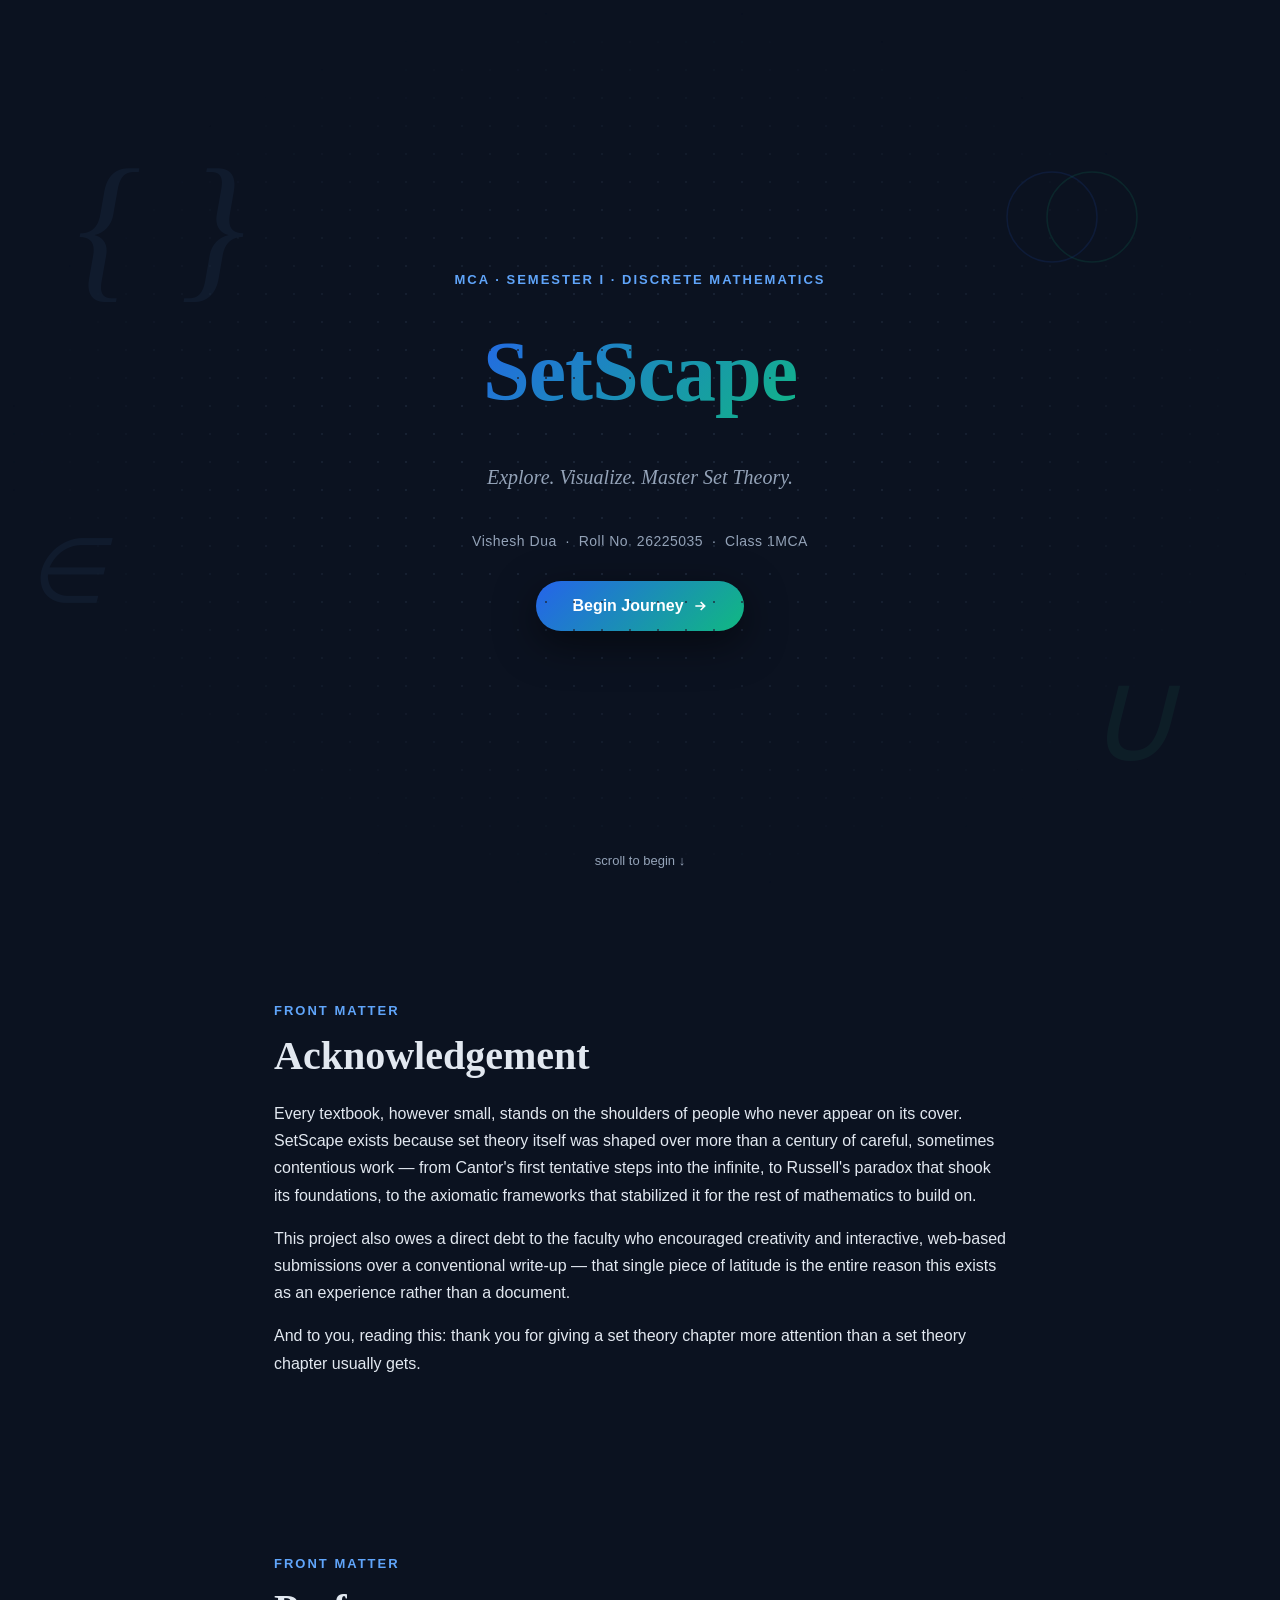
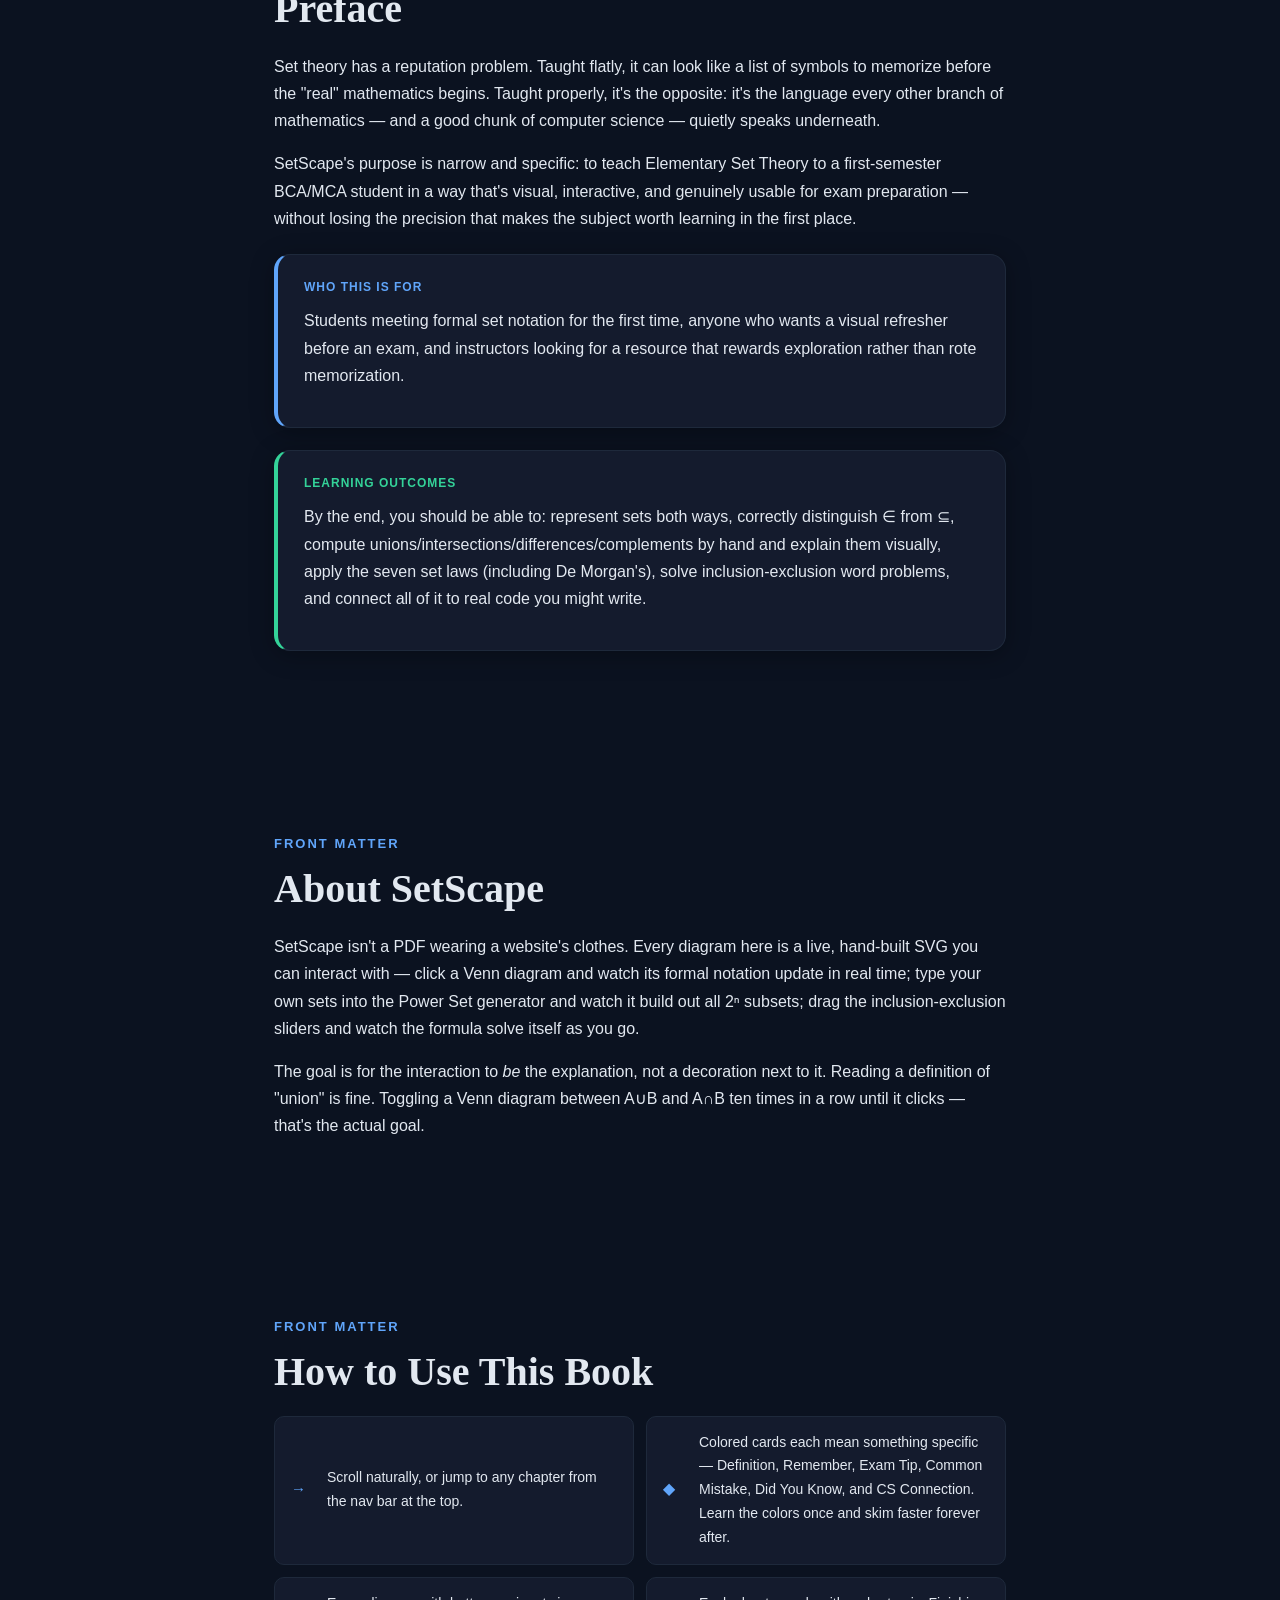
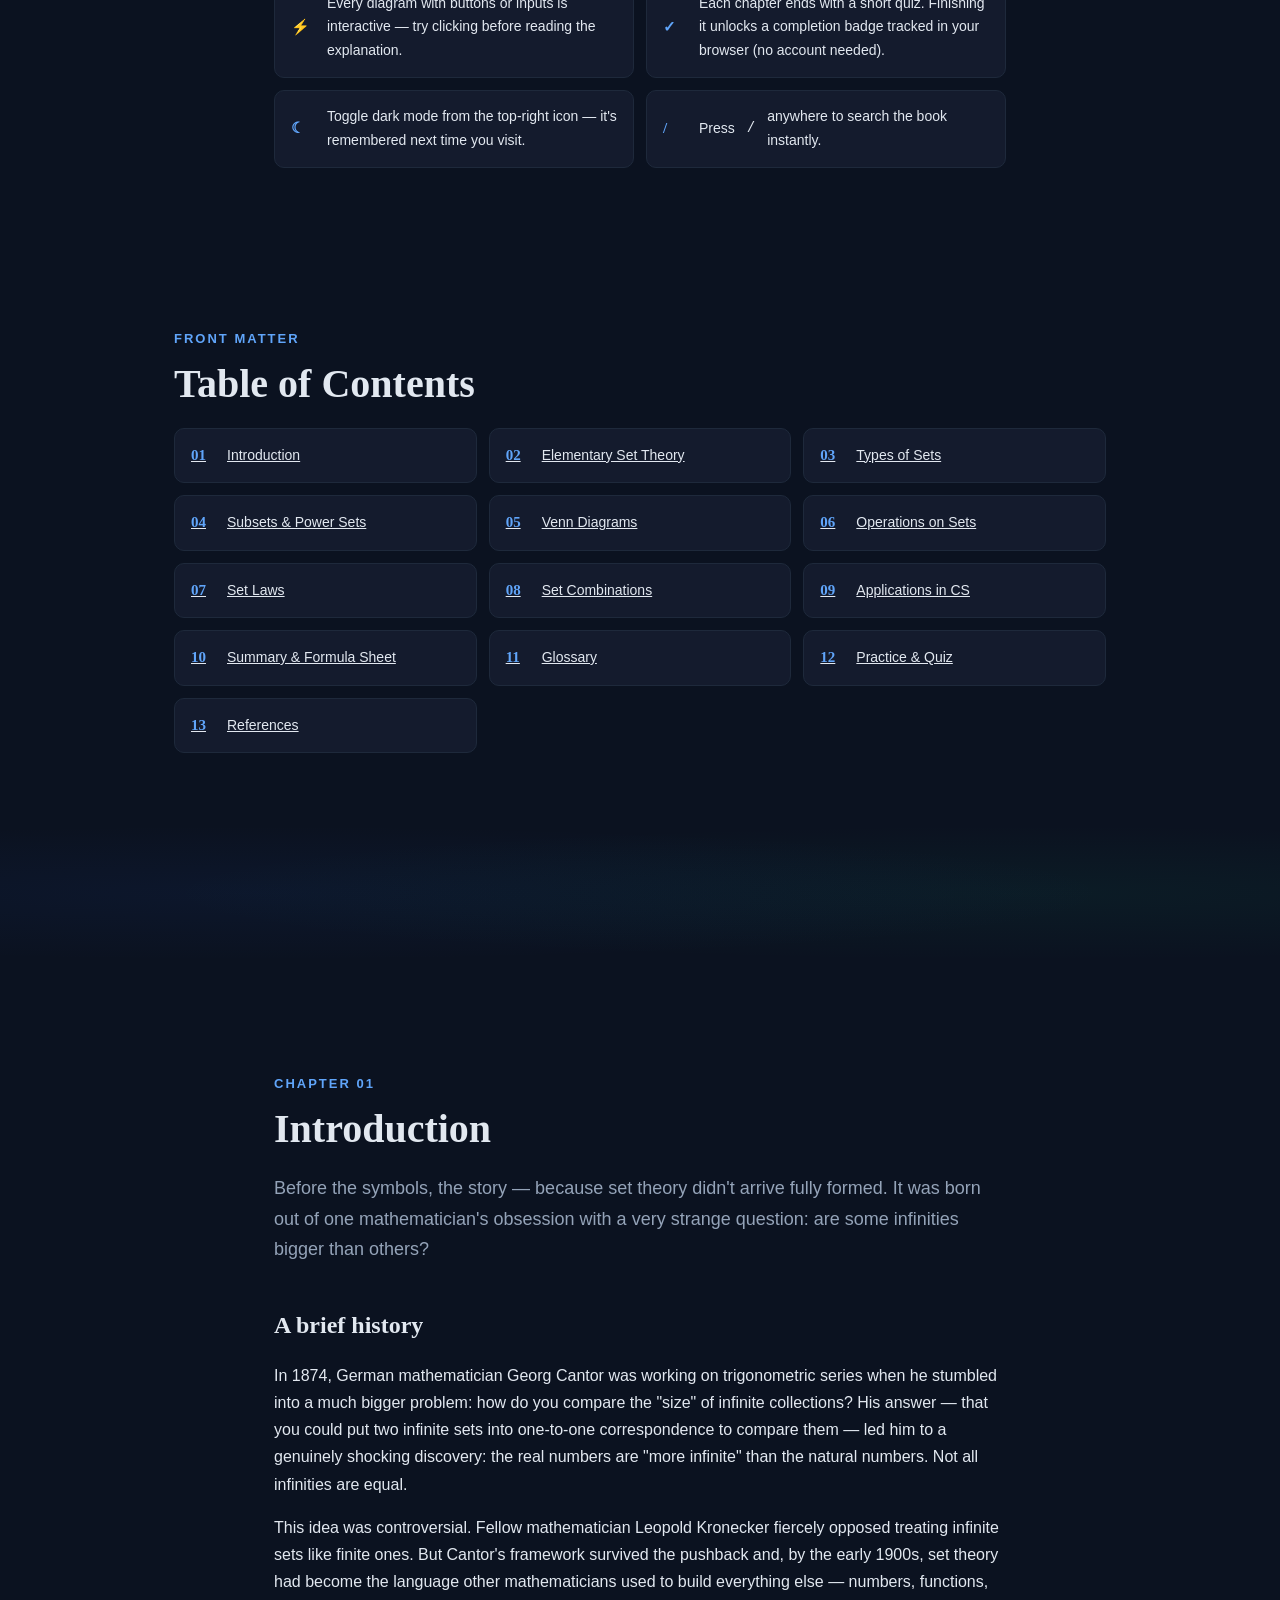
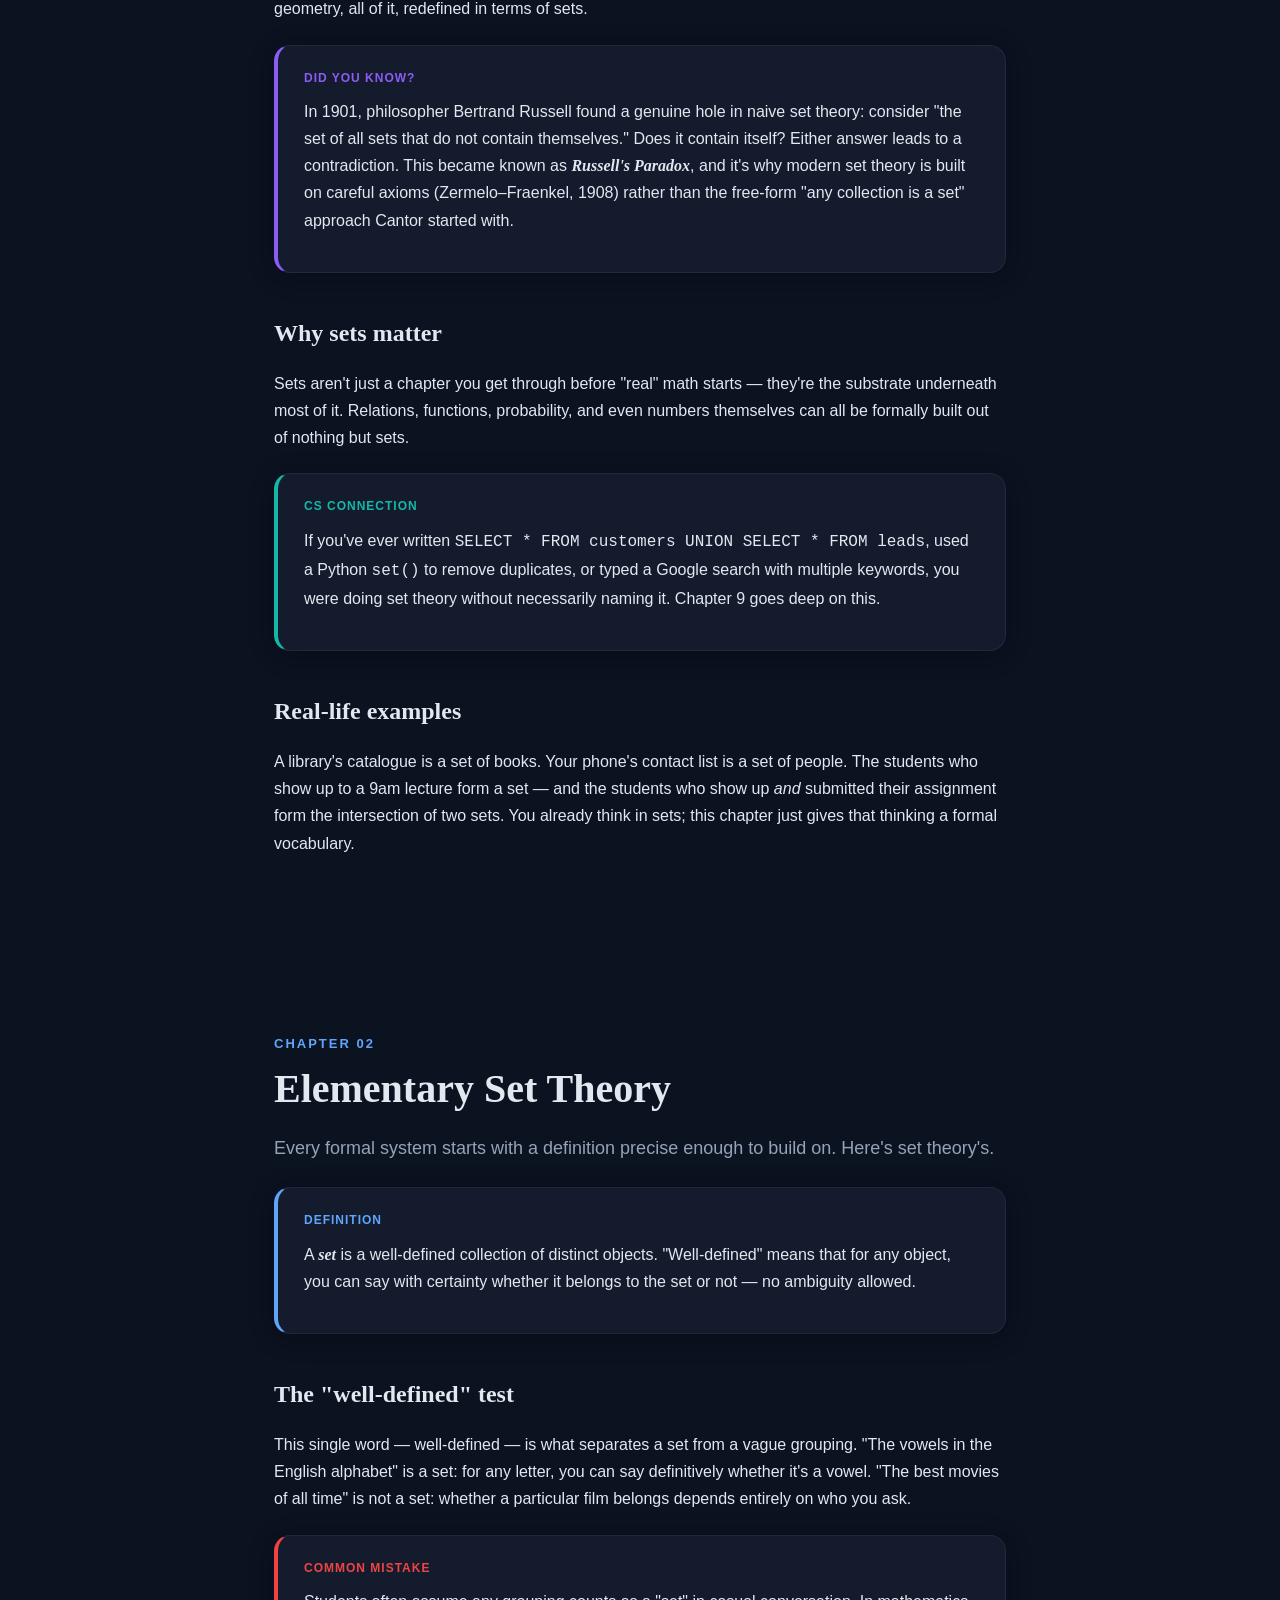
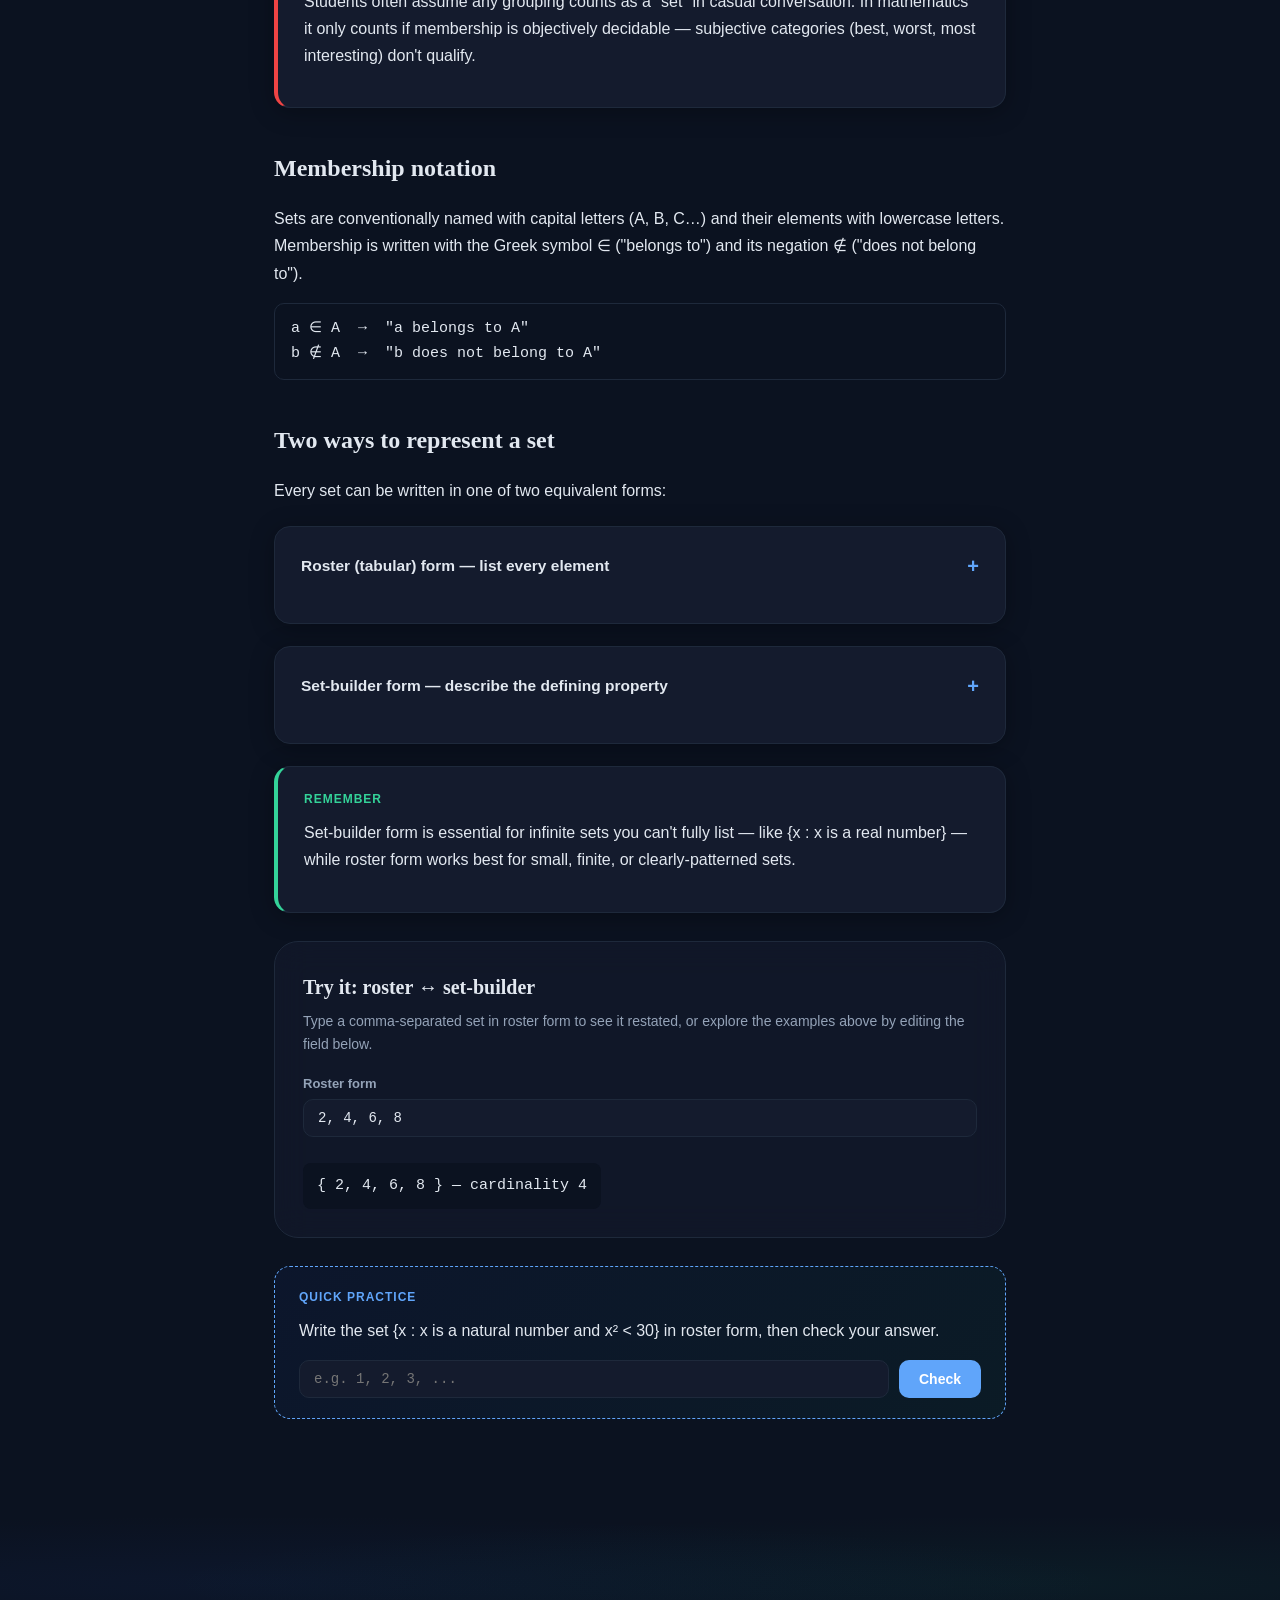
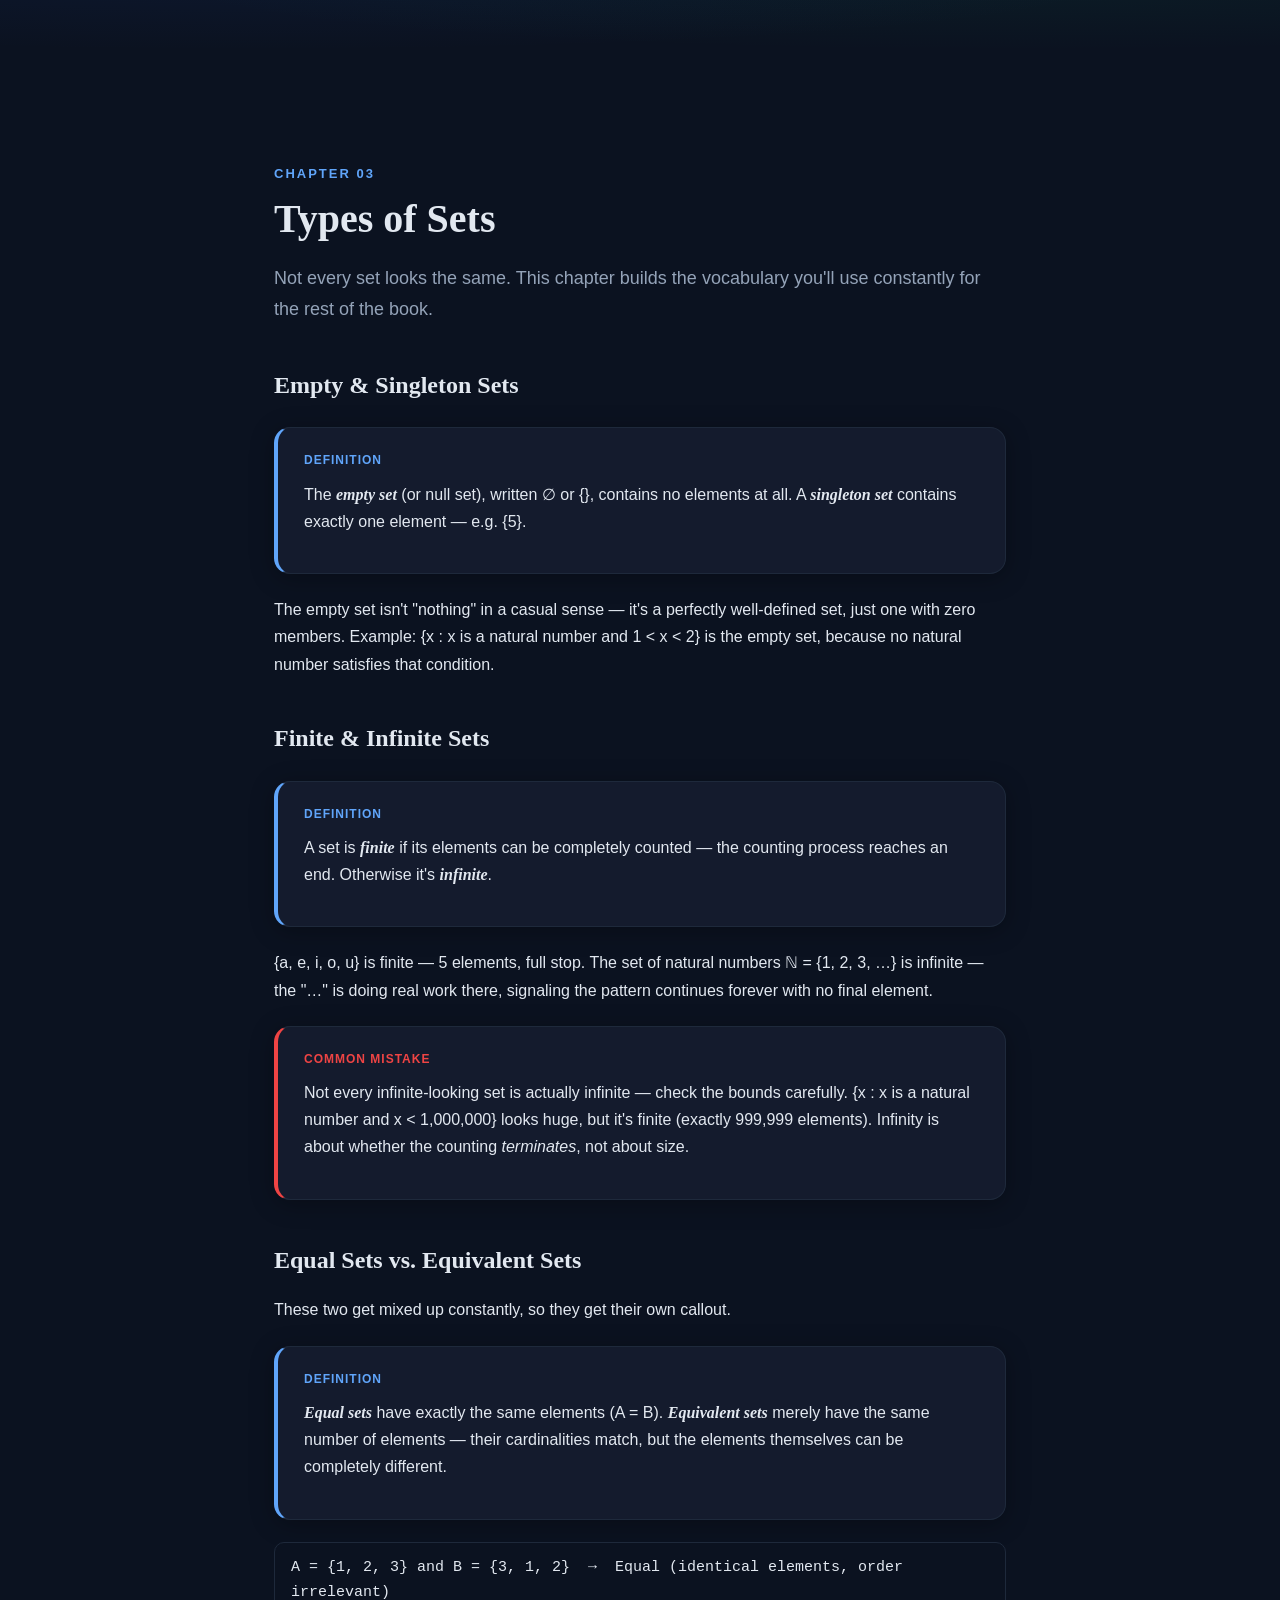
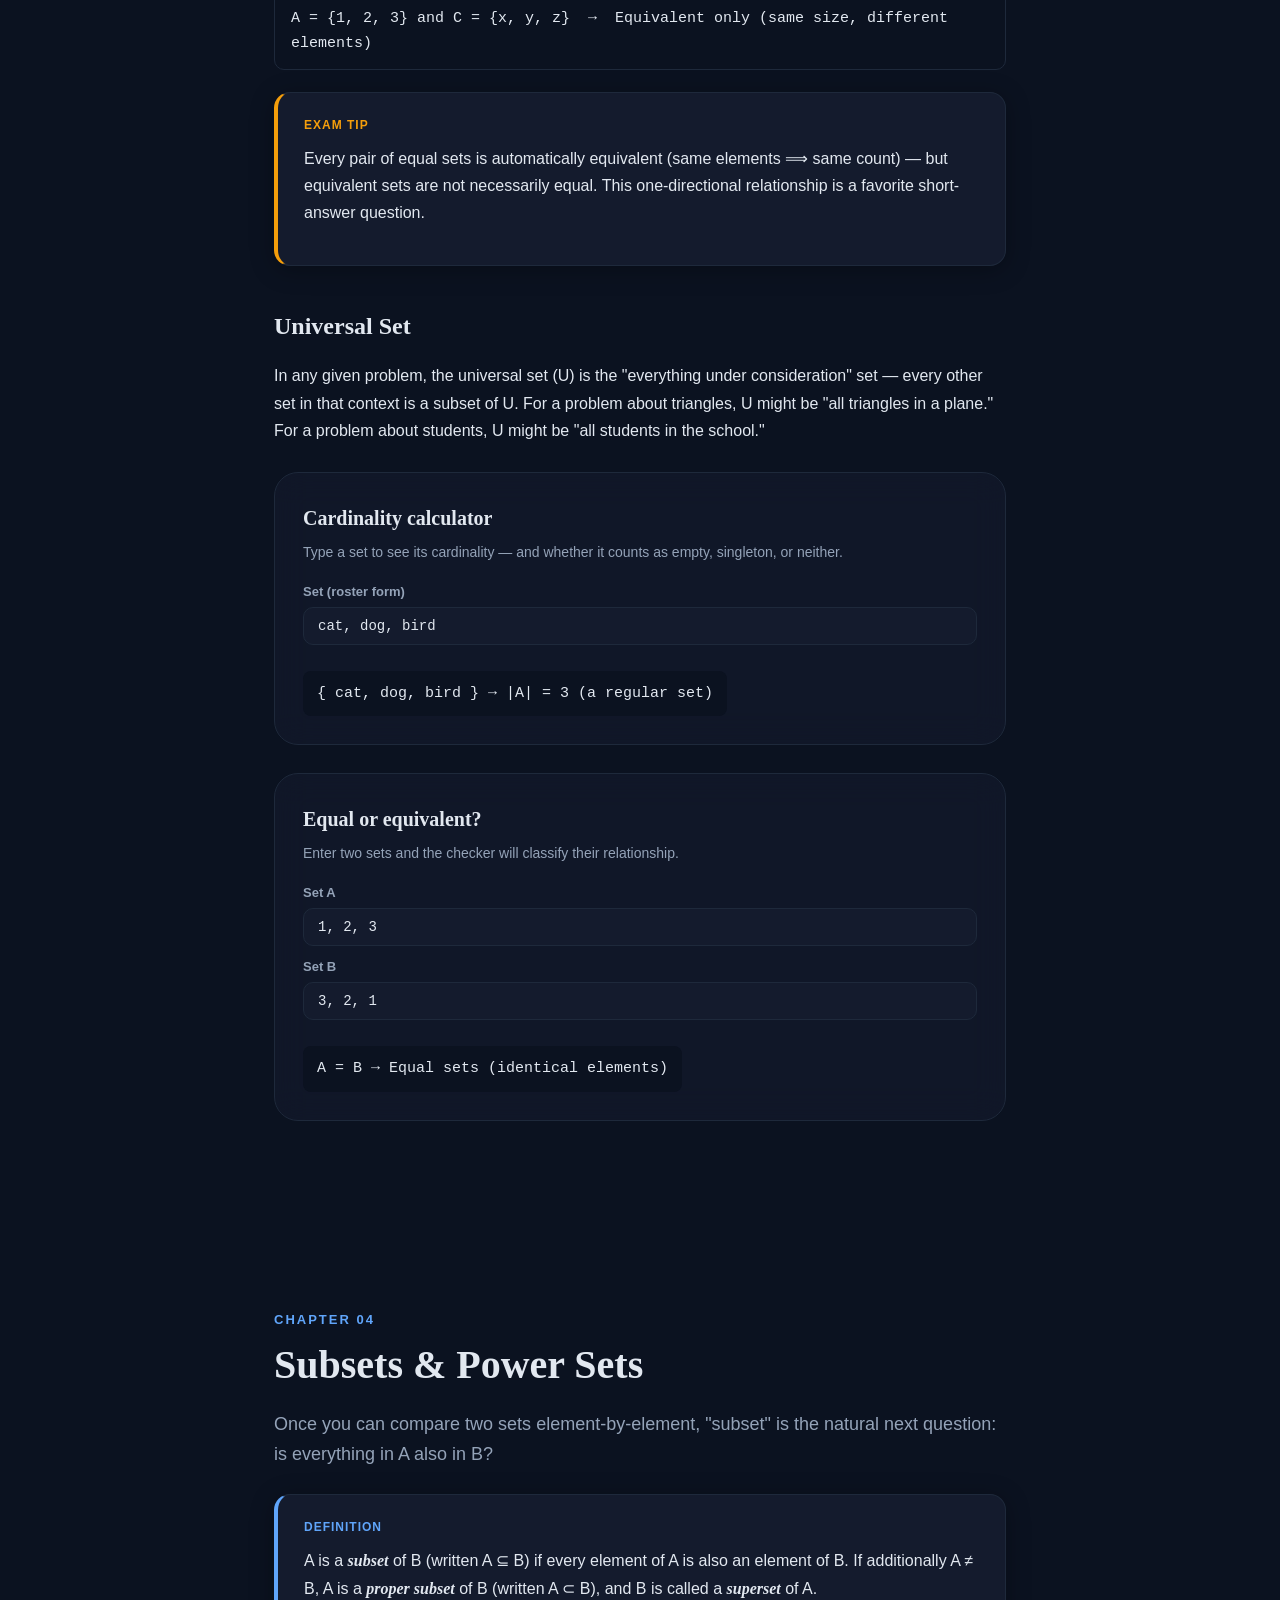
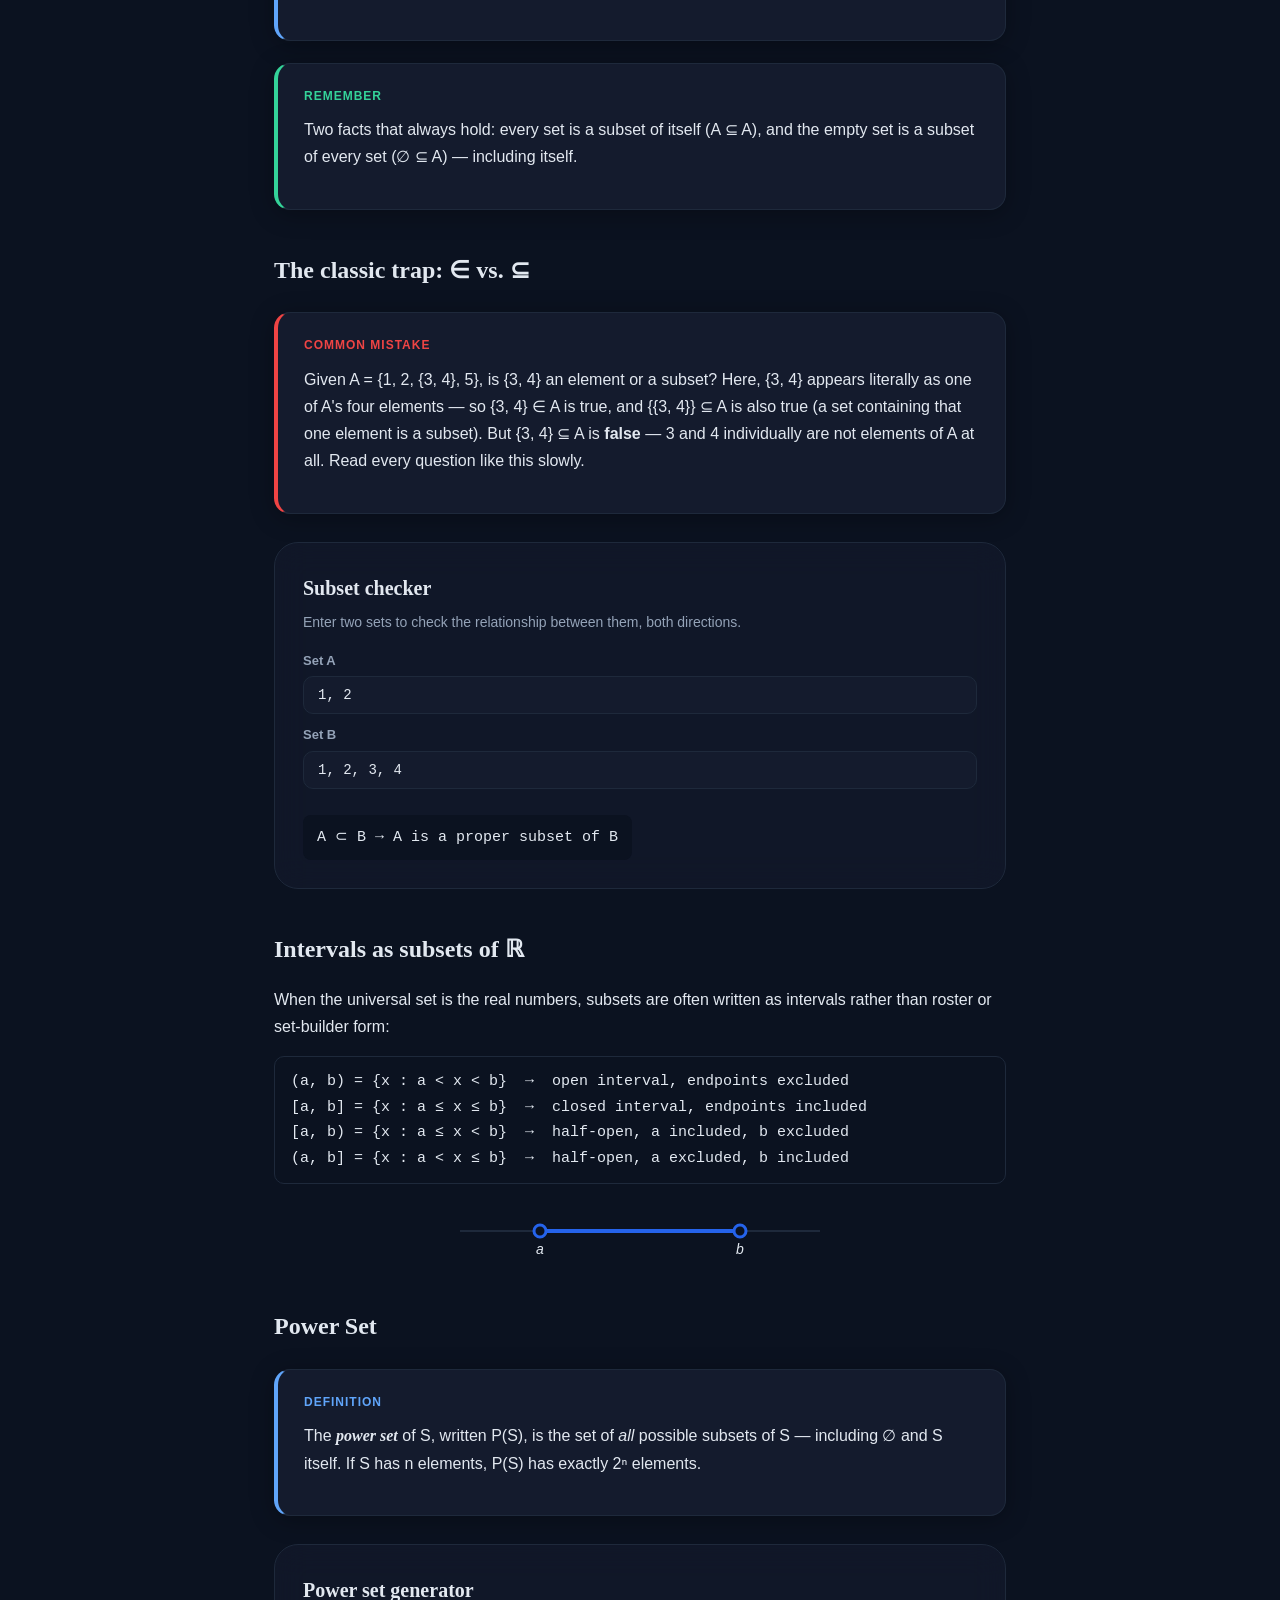
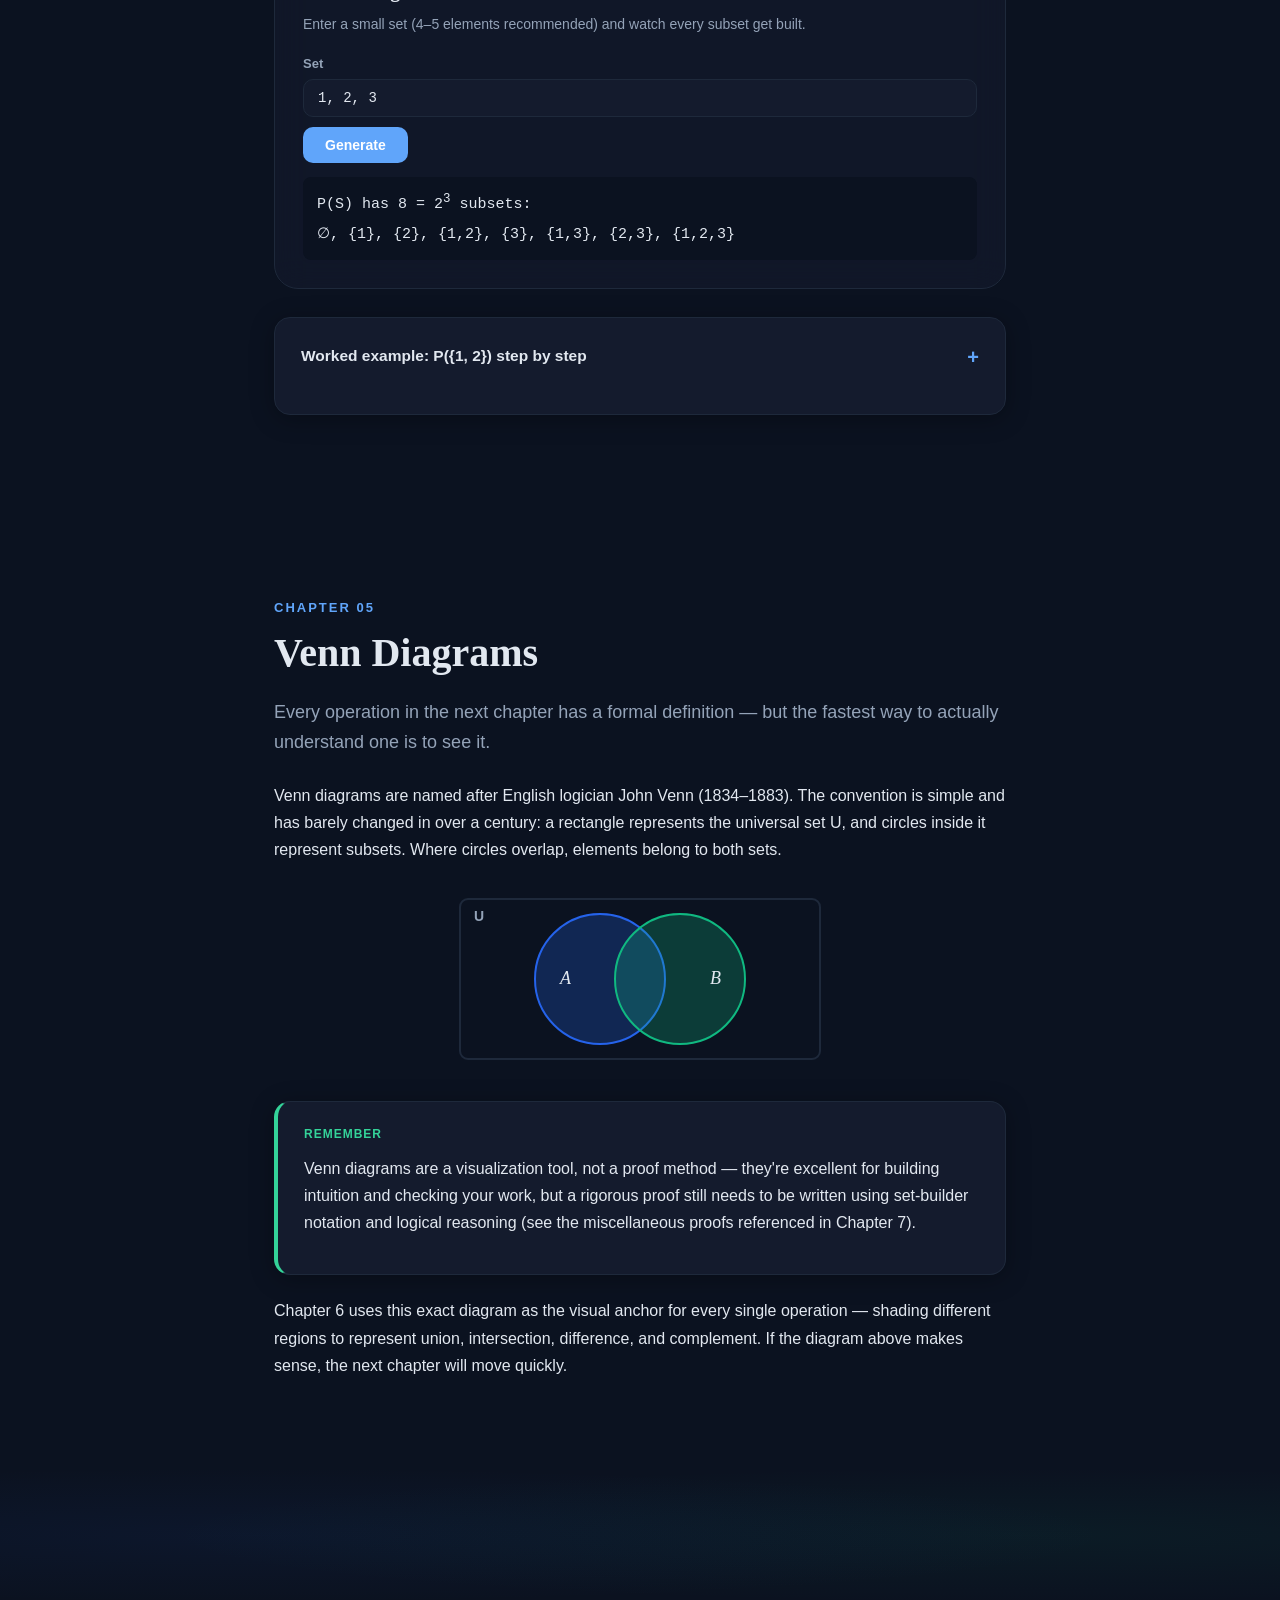
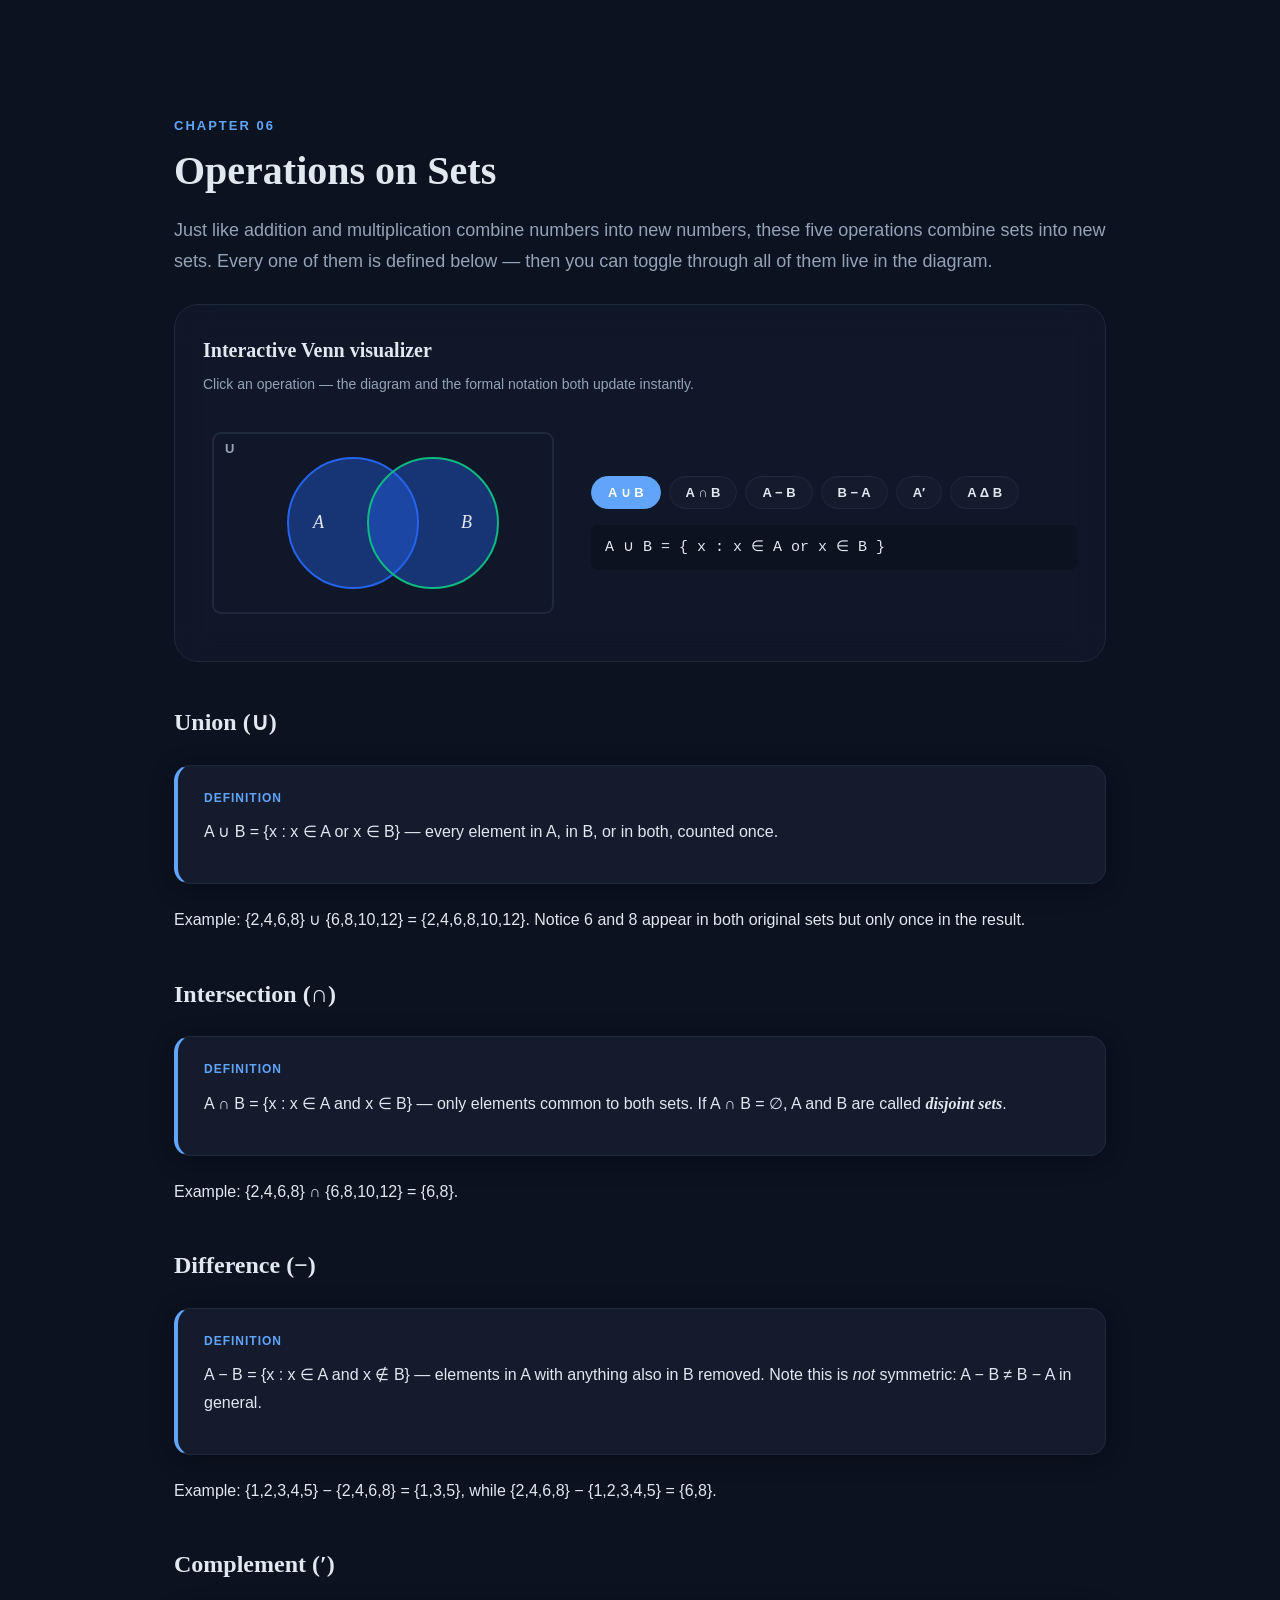
<file: index.html>
<!DOCTYPE html>
<html lang="en">
<head>
<meta charset="UTF-8">
<meta name="viewport" content="width=device-width, initial-scale=1.0">
<title>SetScape — Explore. Visualize. Master Set Theory.</title>
<meta name="description" content="An interactive digital textbook on Elementary Set Theory for BCA/MCA students.">
<link rel="stylesheet" href="style.css">
</head>
<body>

<div id="reading-progress"></div>

<nav id="navbar">
  <button class="nav-brand" onclick="scrollToTop()">SetScape</button>
  <div class="nav-right">
    <div id="chapter-menu-wrap">
      <button id="chapter-menu-btn" onclick="toggleChapterDropdown()" aria-haspopup="true">
        <span class="label">Chapters</span>
        <svg width="12" height="12" viewBox="0 0 24 24" fill="none" stroke="currentColor" stroke-width="2.5"><path d="M6 9l6 6 6-6"/></svg>
      </button>
      <div id="chapter-dropdown" role="menu">
        <a href="#toc" onclick="scrollToId('toc'); return false;">Table of Contents</a>
        <a href="#ch1" onclick="scrollToId('ch1'); return false;">1 · Introduction</a>
        <a href="#ch2" onclick="scrollToId('ch2'); return false;">2 · Elementary Set Theory</a>
        <a href="#ch3" onclick="scrollToId('ch3'); return false;">3 · Types of Sets</a>
        <a href="#ch4" onclick="scrollToId('ch4'); return false;">4 · Subsets &amp; Power Sets</a>
        <a href="#ch5" onclick="scrollToId('ch5'); return false;">5 · Venn Diagrams</a>
        <a href="#ch6" onclick="scrollToId('ch6'); return false;">6 · Operations on Sets</a>
        <a href="#ch7" onclick="scrollToId('ch7'); return false;">7 · Set Laws</a>
        <a href="#ch8" onclick="scrollToId('ch8'); return false;">8 · Set Combinations</a>
        <a href="#ch9" onclick="scrollToId('ch9'); return false;">9 · Applications in CS</a>
        <a href="#ch10" onclick="scrollToId('ch10'); return false;">10 · Summary &amp; Formulas</a>
        <a href="#ch11" onclick="scrollToId('ch11'); return false;">11 · Glossary</a>
        <a href="#ch12" onclick="scrollToId('ch12'); return false;">12 · Practice &amp; Quiz</a>
        <a href="#ch13" onclick="scrollToId('ch13'); return false;">13 · References</a>
      </div>
    </div>
    <button class="icon-btn" id="search-btn" aria-label="Search" onclick="document.getElementById('search-modal').classList.add('open'); document.getElementById('search-input').focus();">
      <svg viewBox="0 0 24 24" fill="none" stroke="currentColor" stroke-width="2"><circle cx="11" cy="11" r="7"/><path d="M21 21l-4.3-4.3"/></svg>
    </button>
    <button class="icon-btn" id="theme-toggle" aria-label="Toggle dark mode"></button>
    <div class="progress-ring-wrap" title="Your reading progress">
      <svg width="36" height="36" viewBox="0 0 36 36">
        <circle class="progress-ring-bg" cx="18" cy="18" r="15"/>
        <circle id="progress-ring-fill" class="progress-ring-fill" cx="18" cy="18" r="15"/>
      </svg>
    </div>
  </div>
</nav>

<button id="back-to-top" aria-label="Back to top" onclick="scrollToTop()">
  <svg width="20" height="20" viewBox="0 0 24 24" fill="none" stroke="white" stroke-width="2.5"><path d="M12 19V5M5 12l7-7 7 7"/></svg>
</button>

<!-- ================= SEARCH MODAL ================= -->
<div id="search-modal" style="position:fixed; inset:0; background:rgba(15,23,42,0.5); z-index:1200; display:none; align-items:flex-start; justify-content:center; padding-top:12vh;">
  <div style="background:var(--bg-elevated); width:min(600px,90vw); border-radius:var(--radius-lg); box-shadow:var(--shadow-lifted); padding:20px; border:1px solid var(--border);">
    <input id="search-input" type="text" placeholder="Search chapters and terms… (press / to open, Esc to close)"
      style="width:100%; padding:14px 16px; border-radius:var(--radius-sm); border:1px solid var(--border); background:var(--bg); color:var(--text-primary); font-size:15px;"
      oninput="runSearch(this.value)">
    <div id="search-results" style="margin-top:12px; max-height:50vh; overflow-y:auto;"></div>
  </div>
</div>
<script>
document.getElementById('search-modal').addEventListener('click', function(e){ if(e.target === this) this.classList.remove('open'); });
document.head.insertAdjacentHTML('beforeend', '<style>#search-modal.open{display:flex !important;}</style>');
const SEARCH_INDEX = [
  {title:'1 · Introduction', id:'ch1', text:'history Georg Cantor Russell paradox applications real-life'},
  {title:'2 · Elementary Set Theory', id:'ch2', text:'roster set-builder notation membership well-defined'},
  {title:'3 · Types of Sets', id:'ch3', text:'empty singleton finite infinite equal equivalent universal cardinality'},
  {title:'4 · Subsets & Power Sets', id:'ch4', text:'subset proper subset superset power set intervals'},
  {title:'5 · Venn Diagrams', id:'ch5', text:'john venn circles rectangles'},
  {title:'6 · Operations on Sets', id:'ch6', text:'union intersection difference complement symmetric cartesian product'},
  {title:'7 · Set Laws', id:'ch7', text:'identity domination idempotent commutative associative distributive de morgan'},
  {title:'8 · Set Combinations', id:'ch8', text:'inclusion exclusion overlap word problem'},
  {title:'9 · Applications in CS', id:'ch9', text:'sql python hash set search engine database'},
  {title:'10 · Summary & Formulas', id:'ch10', text:'formula sheet summary'},
  {title:'11 · Glossary', id:'ch11', text:'glossary terms definitions'},
  {title:'12 · Practice & Quiz', id:'ch12', text:'practice questions quiz'},
  {title:'13 · References', id:'ch13', text:'references sources'}
];
function runSearch(q) {
  const results = document.getElementById('search-results');
  if (!q.trim()) { results.innerHTML = ''; return; }
  const matches = SEARCH_INDEX.filter(item => (item.title + ' ' + item.text).toLowerCase().includes(q.toLowerCase()));
  results.innerHTML = matches.map(m => `<a href="#${m.id}" onclick="document.getElementById('search-modal').classList.remove('open'); scrollToId('${m.id}'); return false;" style="display:block; padding:10px 12px; border-radius:8px; color:var(--text-primary); text-decoration:none; font-size:14px;" onmouseover="this.style.background='var(--bg)'" onmouseout="this.style.background='transparent'">${m.title}</a>`).join('') || '<p style="color:var(--text-secondary); font-size:14px; padding:10px;">No matches found.</p>';
}
</script>

<main>

<!-- ================= COVER ================= -->
<section id="cover">
  <div class="dot-grid" aria-hidden="true"></div>
  <div class="floating-symbol" style="top:10%; left:6%; font-size:160px;" aria-hidden="true">{ }</div>
  <div class="floating-symbol alt" style="bottom:8%; right:8%; font-size:130px;" aria-hidden="true">∪</div>
  <div class="floating-symbol" style="top:55%; left:2%; font-size:90px; animation-duration:60s;" aria-hidden="true">∈</div>
  <svg style="position:absolute; top:18%; right:10%; opacity:0.4;" width="160" height="110" viewBox="0 0 160 110" aria-hidden="true">
    <circle cx="60" cy="55" r="45" fill="none" stroke="#2563EB" stroke-width="1.5" opacity="0.3"/>
    <circle cx="100" cy="55" r="45" fill="none" stroke="#10B981" stroke-width="1.5" opacity="0.3"/>
  </svg>
  <div class="chapter-eyebrow" style="justify-content:center;">MCA · Semester I · Discrete Mathematics</div>
  <h1>SetScape</h1>
  <p class="tagline">Explore. Visualize. Master Set Theory.</p>
  <p style="color:var(--text-secondary); font-size:14px; margin-bottom:28px; letter-spacing:0.5px;">Vishesh Dua &nbsp;·&nbsp; Roll No. 26225035 &nbsp;·&nbsp; Class 1MCA</p>
  <button class="cta-btn" onclick="scrollToId('acknowledgement')">
    Begin Journey
    <svg width="16" height="16" viewBox="0 0 24 24" fill="none" stroke="white" stroke-width="2.5"><path d="M5 12h14M13 6l6 6-6 6"/></svg>
  </button>
  <div class="scroll-hint">scroll to begin ↓</div>
</section>

<!-- ================= ACKNOWLEDGEMENT ================= -->
<section class="chapter" id="acknowledgement">
  <div class="chapter-eyebrow reveal">Front Matter</div>
  <h2 class="chapter-title reveal">Acknowledgement</h2>
  <p class="reveal">Every textbook, however small, stands on the shoulders of people who never appear on its cover. SetScape exists because set theory itself was shaped over more than a century of careful, sometimes contentious work — from Cantor's first tentative steps into the infinite, to Russell's paradox that shook its foundations, to the axiomatic frameworks that stabilized it for the rest of mathematics to build on.</p>
  <p class="reveal">This project also owes a direct debt to the faculty who encouraged creativity and interactive, web-based submissions over a conventional write-up — that single piece of latitude is the entire reason this exists as an experience rather than a document.</p>
  <p class="reveal">And to you, reading this: thank you for giving a set theory chapter more attention than a set theory chapter usually gets.</p>
</section>

<!-- ================= PREFACE ================= -->
<section class="chapter" id="preface">
  <div class="chapter-eyebrow reveal">Front Matter</div>
  <h2 class="chapter-title reveal">Preface</h2>
  <p class="reveal">Set theory has a reputation problem. Taught flatly, it can look like a list of symbols to memorize before the "real" mathematics begins. Taught properly, it's the opposite: it's the language every other branch of mathematics — and a good chunk of computer science — quietly speaks underneath.</p>
  <p class="reveal">SetScape's purpose is narrow and specific: to teach Elementary Set Theory to a first-semester BCA/MCA student in a way that's visual, interactive, and genuinely usable for exam preparation — without losing the precision that makes the subject worth learning in the first place.</p>
  <div class="card definition reveal">
    <div class="card-label">Who this is for</div>
    <p>Students meeting formal set notation for the first time, anyone who wants a visual refresher before an exam, and instructors looking for a resource that rewards exploration rather than rote memorization.</p>
  </div>
  <div class="card remember reveal">
    <div class="card-label">Learning outcomes</div>
    <p>By the end, you should be able to: represent sets both ways, correctly distinguish ∈ from ⊆, compute unions/intersections/differences/complements by hand and explain them visually, apply the seven set laws (including De Morgan's), solve inclusion-exclusion word problems, and connect all of it to real code you might write.</p>
  </div>
</section>

<!-- ================= ABOUT SETSCAPE ================= -->
<section class="chapter" id="about">
  <div class="chapter-eyebrow reveal">Front Matter</div>
  <h2 class="chapter-title reveal">About SetScape</h2>
  <p class="reveal">SetScape isn't a PDF wearing a website's clothes. Every diagram here is a live, hand-built SVG you can interact with — click a Venn diagram and watch its formal notation update in real time; type your own sets into the Power Set generator and watch it build out all 2ⁿ subsets; drag the inclusion-exclusion sliders and watch the formula solve itself as you go.</p>
  <p class="reveal">The goal is for the interaction to <em>be</em> the explanation, not a decoration next to it. Reading a definition of "union" is fine. Toggling a Venn diagram between A∪B and A∩B ten times in a row until it clicks — that's the actual goal.</p>
</section>

<!-- ================= HOW TO USE ================= -->
<section class="chapter" id="how-to-use">
  <div class="chapter-eyebrow reveal">Front Matter</div>
  <h2 class="chapter-title reveal">How to Use This Book</h2>
  <div class="toc-grid reveal">
    <div class="toc-item"><span class="toc-num">→</span> Scroll naturally, or jump to any chapter from the nav bar at the top.</div>
    <div class="toc-item"><span class="toc-num">◆</span> Colored cards each mean something specific — Definition, Remember, Exam Tip, Common Mistake, Did You Know, and CS Connection. Learn the colors once and skim faster forever after.</div>
    <div class="toc-item"><span class="toc-num">⚡</span> Every diagram with buttons or inputs is interactive — try clicking before reading the explanation.</div>
    <div class="toc-item"><span class="toc-num">✓</span> Each chapter ends with a short quiz. Finishing it unlocks a completion badge tracked in your browser (no account needed).</div>
    <div class="toc-item"><span class="toc-num">☾</span> Toggle dark mode from the top-right icon — it's remembered next time you visit.</div>
    <div class="toc-item"><span class="toc-num">/</span> Press <code>/</code> anywhere to search the book instantly.</div>
  </div>
</section>

<!-- ================= TABLE OF CONTENTS ================= -->
<section class="chapter wide" id="toc">
  <div class="chapter-eyebrow reveal">Front Matter</div>
  <h2 class="chapter-title reveal">Table of Contents</h2>
  <div class="toc-grid reveal">
    <a class="toc-item" href="#ch1" onclick="scrollToId('ch1'); return false;"><span class="toc-num">01</span> Introduction</a>
    <a class="toc-item" href="#ch2" onclick="scrollToId('ch2'); return false;"><span class="toc-num">02</span> Elementary Set Theory</a>
    <a class="toc-item" href="#ch3" onclick="scrollToId('ch3'); return false;"><span class="toc-num">03</span> Types of Sets</a>
    <a class="toc-item" href="#ch4" onclick="scrollToId('ch4'); return false;"><span class="toc-num">04</span> Subsets &amp; Power Sets</a>
    <a class="toc-item" href="#ch5" onclick="scrollToId('ch5'); return false;"><span class="toc-num">05</span> Venn Diagrams</a>
    <a class="toc-item" href="#ch6" onclick="scrollToId('ch6'); return false;"><span class="toc-num">06</span> Operations on Sets</a>
    <a class="toc-item" href="#ch7" onclick="scrollToId('ch7'); return false;"><span class="toc-num">07</span> Set Laws</a>
    <a class="toc-item" href="#ch8" onclick="scrollToId('ch8'); return false;"><span class="toc-num">08</span> Set Combinations</a>
    <a class="toc-item" href="#ch9" onclick="scrollToId('ch9'); return false;"><span class="toc-num">09</span> Applications in CS</a>
    <a class="toc-item" href="#ch10" onclick="scrollToId('ch10'); return false;"><span class="toc-num">10</span> Summary &amp; Formula Sheet</a>
    <a class="toc-item" href="#ch11" onclick="scrollToId('ch11'); return false;"><span class="toc-num">11</span> Glossary</a>
    <a class="toc-item" href="#ch12" onclick="scrollToId('ch12'); return false;"><span class="toc-num">12</span> Practice &amp; Quiz</a>
    <a class="toc-item" href="#ch13" onclick="scrollToId('ch13'); return false;"><span class="toc-num">13</span> References</a>
  </div>
</section>

<div class="section-divider" aria-hidden="true"></div>

<!-- ================= CHAPTER 1 — INTRODUCTION ================= -->
<section class="chapter" id="ch1">
  <div class="chapter-eyebrow reveal">Chapter 01</div>
  <h2 class="chapter-title reveal">Introduction</h2>
  <p class="lead reveal">Before the symbols, the story — because set theory didn't arrive fully formed. It was born out of one mathematician's obsession with a very strange question: are some infinities bigger than others?</p>

  <h3 class="section-title reveal">A brief history</h3>
  <p class="reveal">In 1874, German mathematician Georg Cantor was working on trigonometric series when he stumbled into a much bigger problem: how do you compare the "size" of infinite collections? His answer — that you could put two infinite sets into one-to-one correspondence to compare them — led him to a genuinely shocking discovery: the real numbers are "more infinite" than the natural numbers. Not all infinities are equal.</p>
  <p class="reveal">This idea was controversial. Fellow mathematician Leopold Kronecker fiercely opposed treating infinite sets like finite ones. But Cantor's framework survived the pushback and, by the early 1900s, set theory had become the language other mathematicians used to build everything else — numbers, functions, geometry, all of it, redefined in terms of sets.</p>

  <div class="card didyouknow reveal">
    <div class="card-label">Did you know?</div>
    <p>In 1901, philosopher Bertrand Russell found a genuine hole in naive set theory: consider "the set of all sets that do not contain themselves." Does it contain itself? Either answer leads to a contradiction. This became known as <span class="term">Russell's Paradox</span>, and it's why modern set theory is built on careful axioms (Zermelo–Fraenkel, 1908) rather than the free-form "any collection is a set" approach Cantor started with.</p>
  </div>

  <h3 class="section-title reveal">Why sets matter</h3>
  <p class="reveal">Sets aren't just a chapter you get through before "real" math starts — they're the substrate underneath most of it. Relations, functions, probability, and even numbers themselves can all be formally built out of nothing but sets.</p>

  <div class="card cs-connection reveal">
    <div class="card-label">CS Connection</div>
    <p>If you've ever written <code>SELECT * FROM customers UNION SELECT * FROM leads</code>, used a Python <code>set()</code> to remove duplicates, or typed a Google search with multiple keywords, you were doing set theory without necessarily naming it. Chapter 9 goes deep on this.</p>
  </div>

  <h3 class="section-title reveal">Real-life examples</h3>
  <p class="reveal">A library's catalogue is a set of books. Your phone's contact list is a set of people. The students who show up to a 9am lecture form a set — and the students who show up <em>and</em> submitted their assignment form the intersection of two sets. You already think in sets; this chapter just gives that thinking a formal vocabulary.</p>
</section>

<!-- ================= CHAPTER 2 — ELEMENTARY SET THEORY ================= -->
<section class="chapter" id="ch2">
  <div class="chapter-eyebrow reveal">Chapter 02</div>
  <h2 class="chapter-title reveal">Elementary Set Theory</h2>
  <p class="lead reveal">Every formal system starts with a definition precise enough to build on. Here's set theory's.</p>

  <div class="card definition reveal">
    <div class="card-label">Definition</div>
    <p>A <span class="term">set</span> is a well-defined collection of distinct objects. "Well-defined" means that for any object, you can say with certainty whether it belongs to the set or not — no ambiguity allowed.</p>
  </div>

  <h3 class="section-title reveal">The "well-defined" test</h3>
  <p class="reveal">This single word — well-defined — is what separates a set from a vague grouping. "The vowels in the English alphabet" is a set: for any letter, you can say definitively whether it's a vowel. "The best movies of all time" is not a set: whether a particular film belongs depends entirely on who you ask.</p>

  <div class="card mistake reveal">
    <div class="card-label">Common mistake</div>
    <p>Students often assume any grouping counts as a "set" in casual conversation. In mathematics it only counts if membership is objectively decidable — subjective categories (best, worst, most interesting) don't qualify.</p>
  </div>

  <h3 class="section-title reveal">Membership notation</h3>
  <p class="reveal">Sets are conventionally named with capital letters (A, B, C…) and their elements with lowercase letters. Membership is written with the Greek symbol ∈ ("belongs to") and its negation ∉ ("does not belong to").</p>
  <div class="notation-block reveal">a ∈ A &nbsp;→&nbsp; "a belongs to A"<br>b ∉ A &nbsp;→&nbsp; "b does not belong to A"</div>

  <h3 class="section-title reveal">Two ways to represent a set</h3>
  <p class="reveal">Every set can be written in one of two equivalent forms:</p>

  <details class="solved-example reveal">
    <summary>Roster (tabular) form — list every element</summary>
    <div class="solved-step">All elements are listed explicitly, separated by commas, inside curly braces. Order doesn't matter and repeats collapse to one.</div>
    <div class="solved-step"><span class="step-num">e.g.</span> The set of vowels: V = {a, e, i, o, u}</div>
    <div class="solved-step"><span class="step-num">e.g.</span> Odd numbers under 10: O = {1, 3, 5, 7, 9}</div>
  </details>

  <details class="solved-example reveal">
    <summary>Set-builder form — describe the defining property</summary>
    <div class="solved-step">Instead of listing elements, you state the rule every element must satisfy: {x : condition on x}. Read the colon as "such that."</div>
    <div class="solved-step"><span class="step-num">e.g.</span> V = {x : x is a vowel in the English alphabet}</div>
    <div class="solved-step"><span class="step-num">e.g.</span> A = {x : x is a natural number and 3 &lt; x &lt; 10} → this describes {4, 5, 6, 7, 8, 9}</div>
  </details>

  <div class="card remember reveal">
    <div class="card-label">Remember</div>
    <p>Set-builder form is essential for infinite sets you can't fully list — like {x : x is a real number} — while roster form works best for small, finite, or clearly-patterned sets.</p>
  </div>

  <!-- Roster/Set-builder converter widget -->
  <div class="widget reveal">
    <h3>Try it: roster ↔ set-builder</h3>
    <p class="hint">Type a comma-separated set in roster form to see it restated, or explore the examples above by editing the field below.</p>
    <div class="widget-body">
      <div class="controls" style="flex:1;">
        <label class="field-label" for="ch2-roster-input">Roster form</label>
        <input class="set-input" id="ch2-roster-input" type="text" placeholder="e.g. 2, 4, 6, 8" value="2, 4, 6, 8" oninput="ch2UpdateNotation()">
        <div class="result-notation" id="ch2-output">{ 2, 4, 6, 8 } — cardinality 4</div>
      </div>
    </div>
  </div>

  <div class="quick-practice reveal">
    <div class="card-label">Quick Practice</div>
    <p>Write the set {x : x is a natural number and x² &lt; 30} in roster form, then check your answer.</p>
    <div class="qp-input-row">
      <input type="text" id="ch2-qp-input" placeholder="e.g. 1, 2, 3, ...">
      <button class="qp-btn" onclick="ch2CheckPractice()">Check</button>
    </div>
    <div class="qp-feedback" id="ch2-qp-feedback"></div>
  </div>
</section>

<div class="section-divider" aria-hidden="true"></div>

<!-- ================= CHAPTER 3 — TYPES OF SETS ================= -->
<section class="chapter" id="ch3">
  <div class="chapter-eyebrow reveal">Chapter 03</div>
  <h2 class="chapter-title reveal">Types of Sets</h2>
  <p class="lead reveal">Not every set looks the same. This chapter builds the vocabulary you'll use constantly for the rest of the book.</p>

  <h3 class="section-title reveal">Empty & Singleton Sets</h3>
  <div class="card definition reveal">
    <div class="card-label">Definition</div>
    <p>The <span class="term">empty set</span> (or null set), written ∅ or {}, contains no elements at all. A <span class="term">singleton set</span> contains exactly one element — e.g. {5}.</p>
  </div>
  <p class="reveal">The empty set isn't "nothing" in a casual sense — it's a perfectly well-defined set, just one with zero members. Example: {x : x is a natural number and 1 &lt; x &lt; 2} is the empty set, because no natural number satisfies that condition.</p>

  <h3 class="section-title reveal">Finite & Infinite Sets</h3>
  <div class="card definition reveal">
    <div class="card-label">Definition</div>
    <p>A set is <span class="term">finite</span> if its elements can be completely counted — the counting process reaches an end. Otherwise it's <span class="term">infinite</span>.</p>
  </div>
  <p class="reveal">{a, e, i, o, u} is finite — 5 elements, full stop. The set of natural numbers ℕ = {1, 2, 3, …} is infinite — the "…" is doing real work there, signaling the pattern continues forever with no final element.</p>

  <div class="card mistake reveal">
    <div class="card-label">Common mistake</div>
    <p>Not every infinite-looking set is actually infinite — check the bounds carefully. {x : x is a natural number and x &lt; 1,000,000} looks huge, but it's finite (exactly 999,999 elements). Infinity is about whether the counting <em>terminates</em>, not about size.</p>
  </div>

  <h3 class="section-title reveal">Equal Sets vs. Equivalent Sets</h3>
  <p class="reveal">These two get mixed up constantly, so they get their own callout.</p>
  <div class="card definition reveal">
    <div class="card-label">Definition</div>
    <p><span class="term">Equal sets</span> have exactly the same elements (A = B). <span class="term">Equivalent sets</span> merely have the same number of elements — their cardinalities match, but the elements themselves can be completely different.</p>
  </div>
  <div class="notation-block reveal">A = {1, 2, 3} and B = {3, 1, 2} &nbsp;→&nbsp; Equal (identical elements, order irrelevant)<br>A = {1, 2, 3} and C = {x, y, z} &nbsp;→&nbsp; Equivalent only (same size, different elements)</div>
  <div class="card examtip reveal">
    <div class="card-label">Exam Tip</div>
    <p>Every pair of equal sets is automatically equivalent (same elements ⟹ same count) — but equivalent sets are not necessarily equal. This one-directional relationship is a favorite short-answer question.</p>
  </div>

  <h3 class="section-title reveal">Universal Set</h3>
  <p class="reveal">In any given problem, the <span class="term">universal set</span> (U) is the "everything under consideration" set — every other set in that context is a subset of U. For a problem about triangles, U might be "all triangles in a plane." For a problem about students, U might be "all students in the school."</p>

  <!-- Cardinality Calculator widget -->
  <div class="widget reveal">
    <h3>Cardinality calculator</h3>
    <p class="hint">Type a set to see its cardinality — and whether it counts as empty, singleton, or neither.</p>
    <div class="widget-body">
      <div class="controls" style="flex:1;">
        <label class="field-label" for="ch3-card-input">Set (roster form)</label>
        <input class="set-input" id="ch3-card-input" type="text" placeholder="e.g. cat, dog, bird" value="cat, dog, bird" oninput="ch3UpdateCardinality()">
        <div class="result-notation" id="ch3-card-output"></div>
      </div>
    </div>
  </div>

  <!-- Equal vs Equivalent checker -->
  <div class="widget reveal">
    <h3>Equal or equivalent?</h3>
    <p class="hint">Enter two sets and the checker will classify their relationship.</p>
    <div class="widget-body">
      <div class="controls" style="flex:1; min-width:200px;">
        <label class="field-label" for="ch3-eq-a">Set A</label>
        <input class="set-input" id="ch3-eq-a" type="text" value="1, 2, 3" oninput="ch3CheckEquality()">
        <label class="field-label" for="ch3-eq-b">Set B</label>
        <input class="set-input" id="ch3-eq-b" type="text" value="3, 2, 1" oninput="ch3CheckEquality()">
        <div class="result-notation" id="ch3-eq-output"></div>
      </div>
    </div>
  </div>
</section>

<!-- ================= CHAPTER 4 — SUBSETS & POWER SETS ================= -->
<section class="chapter" id="ch4">
  <div class="chapter-eyebrow reveal">Chapter 04</div>
  <h2 class="chapter-title reveal">Subsets &amp; Power Sets</h2>
  <p class="lead reveal">Once you can compare two sets element-by-element, "subset" is the natural next question: is everything in A also in B?</p>

  <div class="card definition reveal">
    <div class="card-label">Definition</div>
    <p>A is a <span class="term">subset</span> of B (written A ⊆ B) if every element of A is also an element of B. If additionally A ≠ B, A is a <span class="term">proper subset</span> of B (written A ⊂ B), and B is called a <span class="term">superset</span> of A.</p>
  </div>

  <div class="card remember reveal">
    <div class="card-label">Remember</div>
    <p>Two facts that always hold: every set is a subset of itself (A ⊆ A), and the empty set is a subset of every set (∅ ⊆ A) — including itself.</p>
  </div>

  <h3 class="section-title reveal">The classic trap: ∈ vs. ⊆</h3>
  <div class="card mistake reveal">
    <div class="card-label">Common mistake</div>
    <p>Given A = {1, 2, {3, 4}, 5}, is {3, 4} an element or a subset? Here, {3, 4} appears literally as one of A's four elements — so {3, 4} ∈ A is true, and {{3, 4}} ⊆ A is also true (a set containing that one element is a subset). But {3, 4} ⊆ A is <strong>false</strong> — 3 and 4 individually are not elements of A at all. Read every question like this slowly.</p>
  </div>

  <!-- Subset checker widget -->
  <div class="widget reveal">
    <h3>Subset checker</h3>
    <p class="hint">Enter two sets to check the relationship between them, both directions.</p>
    <div class="widget-body">
      <div class="controls" style="flex:1; min-width:200px;">
        <label class="field-label" for="ch4-sub-a">Set A</label>
        <input class="set-input" id="ch4-sub-a" type="text" value="1, 2" oninput="ch4CheckSubset()">
        <label class="field-label" for="ch4-sub-b">Set B</label>
        <input class="set-input" id="ch4-sub-b" type="text" value="1, 2, 3, 4" oninput="ch4CheckSubset()">
        <div class="result-notation" id="ch4-sub-output"></div>
      </div>
    </div>
  </div>

  <h3 class="section-title reveal">Intervals as subsets of ℝ</h3>
  <p class="reveal">When the universal set is the real numbers, subsets are often written as intervals rather than roster or set-builder form:</p>
  <div class="notation-block reveal">
    (a, b) = {x : a &lt; x &lt; b} &nbsp;→&nbsp; open interval, endpoints excluded<br>
    [a, b] = {x : a ≤ x ≤ b} &nbsp;→&nbsp; closed interval, endpoints included<br>
    [a, b) = {x : a ≤ x &lt; b} &nbsp;→&nbsp; half-open, a included, b excluded<br>
    (a, b] = {x : a &lt; x ≤ b} &nbsp;→&nbsp; half-open, a excluded, b included
  </div>
  <svg class="reveal" width="100%" height="70" viewBox="0 0 400 70" role="img" aria-label="Number line showing an open interval from a to b, with open circles at both endpoints">
    <line x1="20" y1="35" x2="380" y2="35" stroke="var(--border)" stroke-width="2"/>
    <line x1="100" y1="35" x2="300" y2="35" stroke="#2563EB" stroke-width="4"/>
    <circle cx="100" cy="35" r="6" fill="var(--bg)" stroke="#2563EB" stroke-width="3"/>
    <circle cx="300" cy="35" r="6" fill="var(--bg)" stroke="#2563EB" stroke-width="3"/>
    <text x="100" y="58" text-anchor="middle" fill="var(--text-primary)" font-size="14" font-style="italic">a</text>
    <text x="300" y="58" text-anchor="middle" fill="var(--text-primary)" font-size="14" font-style="italic">b</text>
  </svg>

  <h3 class="section-title reveal">Power Set</h3>
  <div class="card definition reveal">
    <div class="card-label">Definition</div>
    <p>The <span class="term">power set</span> of S, written P(S), is the set of <em>all</em> possible subsets of S — including ∅ and S itself. If S has n elements, P(S) has exactly 2ⁿ elements.</p>
  </div>

  <!-- Power Set generator widget -->
  <div class="widget reveal">
    <h3>Power set generator</h3>
    <p class="hint">Enter a small set (4–5 elements recommended) and watch every subset get built.</p>
    <div class="widget-body">
      <div class="controls" style="flex:1;">
        <label class="field-label" for="ch4-ps-input">Set</label>
        <input class="set-input" id="ch4-ps-input" type="text" value="1, 2, 3" oninput="ch4GeneratePowerSet()">
        <button class="primary-btn" onclick="ch4GeneratePowerSet()">Generate</button>
        <div class="result-notation" id="ch4-ps-output" style="display:block; margin-top:14px; white-space:normal; line-height:2;"></div>
      </div>
    </div>
  </div>

  <details class="solved-example reveal">
    <summary>Worked example: P({1, 2}) step by step</summary>
    <div class="solved-step"><span class="step-num">1</span> Start with the empty set: { ∅ }</div>
    <div class="solved-step"><span class="step-num">2</span> Add subsets containing 1: { ∅, {1} }</div>
    <div class="solved-step"><span class="step-num">3</span> Add subsets containing 2 (combine with all previous): { ∅, {1}, {2} }</div>
    <div class="solved-step"><span class="step-num">4</span> Add the subset containing both: { ∅, {1}, {2}, {1,2} }</div>
    <div class="solved-step"><span class="step-num">✓</span> Total: 2² = 4 subsets, matching the formula.</div>
  </details>
</section>

<!-- ================= CHAPTER 5 — VENN DIAGRAMS ================= -->
<section class="chapter" id="ch5">
  <div class="chapter-eyebrow reveal">Chapter 05</div>
  <h2 class="chapter-title reveal">Venn Diagrams</h2>
  <p class="lead reveal">Every operation in the next chapter has a formal definition — but the fastest way to actually understand one is to see it.</p>

  <p class="reveal">Venn diagrams are named after English logician <span class="term">John Venn</span> (1834–1883). The convention is simple and has barely changed in over a century: a rectangle represents the universal set U, and circles inside it represent subsets. Where circles overlap, elements belong to both sets.</p>

  <svg class="reveal" width="100%" height="200" viewBox="0 0 400 200" role="img" aria-label="Venn diagram showing universal set U as a rectangle containing two overlapping circles labeled A and B">
    <rect x="20" y="20" width="360" height="160" rx="8" fill="none" stroke="var(--border)" stroke-width="2"/>
    <text x="34" y="42" fill="var(--text-secondary)" font-size="14" font-weight="700">U</text>
    <circle cx="160" cy="100" r="65" fill="#2563EB" fill-opacity="0.25" stroke="#2563EB" stroke-width="2"/>
    <circle cx="240" cy="100" r="65" fill="#10B981" fill-opacity="0.25" stroke="#10B981" stroke-width="2"/>
    <text x="120" y="105" fill="var(--text-primary)" font-size="18" font-style="italic" font-family="Georgia,serif">A</text>
    <text x="270" y="105" fill="var(--text-primary)" font-size="18" font-style="italic" font-family="Georgia,serif">B</text>
  </svg>

  <div class="card remember reveal">
    <div class="card-label">Remember</div>
    <p>Venn diagrams are a visualization tool, not a proof method — they're excellent for building intuition and checking your work, but a rigorous proof still needs to be written using set-builder notation and logical reasoning (see the miscellaneous proofs referenced in Chapter 7).</p>
  </div>

  <p class="reveal">Chapter 6 uses this exact diagram as the visual anchor for every single operation — shading different regions to represent union, intersection, difference, and complement. If the diagram above makes sense, the next chapter will move quickly.</p>
</section>

<div class="section-divider" aria-hidden="true"></div>

<!-- ================= CHAPTER 6 — OPERATIONS ON SETS ================= -->
<section class="chapter wide" id="ch6">
  <div class="chapter-eyebrow reveal">Chapter 06</div>
  <h2 class="chapter-title reveal">Operations on Sets</h2>
  <p class="lead reveal">Just like addition and multiplication combine numbers into new numbers, these five operations combine sets into new sets. Every one of them is defined below — then you can toggle through all of them live in the diagram.</p>

  <!-- MAIN INTERACTIVE VENN VISUALIZER -->
  <div class="widget reveal">
    <h3>Interactive Venn visualizer</h3>
    <p class="hint">Click an operation — the diagram and the formal notation both update instantly.</p>
    <div class="widget-body" style="align-items:center;">
      <div class="visual">
        <svg id="ch6-venn" width="360" height="220" viewBox="0 0 360 220" role="img" aria-label="Interactive Venn diagram">
          <defs>
            <mask id="ch6-maskA"><rect x="0" y="0" width="360" height="220" fill="black"/><circle cx="150" cy="110" r="65" fill="white"/></mask>
            <mask id="ch6-maskB"><rect x="0" y="0" width="360" height="220" fill="black"/><circle cx="230" cy="110" r="65" fill="white"/></mask>
            <mask id="ch6-maskNotA"><rect x="0" y="0" width="360" height="220" fill="white"/><circle cx="150" cy="110" r="65" fill="black"/></mask>
            <mask id="ch6-maskNotB"><rect x="0" y="0" width="360" height="220" fill="white"/><circle cx="230" cy="110" r="65" fill="black"/></mask>
          </defs>
          <rect x="10" y="20" width="340" height="180" rx="8" fill="none" stroke="var(--border)" stroke-width="2"/>
          <text x="22" y="40" fill="var(--text-secondary)" font-size="13" font-weight="700">U</text>

          <g class="venn-region" data-op="union">
            <rect x="0" y="0" width="360" height="220" mask="url(#ch6-maskA)" fill="#2563EB" fill-opacity="0.4"/>
            <rect x="0" y="0" width="360" height="220" mask="url(#ch6-maskB)" fill="#2563EB" fill-opacity="0.4"/>
          </g>
          <g class="venn-region" data-op="intersection">
            <g mask="url(#ch6-maskA)"><rect x="0" y="0" width="360" height="220" mask="url(#ch6-maskB)" fill="#2563EB" fill-opacity="0.5"/></g>
          </g>
          <g class="venn-region" data-op="diffAB">
            <g mask="url(#ch6-maskA)"><rect x="0" y="0" width="360" height="220" mask="url(#ch6-maskNotB)" fill="#2563EB" fill-opacity="0.5"/></g>
          </g>
          <g class="venn-region" data-op="diffBA">
            <g mask="url(#ch6-maskB)"><rect x="0" y="0" width="360" height="220" mask="url(#ch6-maskNotA)" fill="#2563EB" fill-opacity="0.5"/></g>
          </g>
          <g class="venn-region" data-op="complementA">
            <rect x="0" y="0" width="360" height="220" mask="url(#ch6-maskNotA)" fill="#2563EB" fill-opacity="0.4"/>
          </g>
          <g class="venn-region" data-op="symdiff">
            <g mask="url(#ch6-maskA)"><rect x="0" y="0" width="360" height="220" mask="url(#ch6-maskNotB)" fill="#2563EB" fill-opacity="0.5"/></g>
            <g mask="url(#ch6-maskB)"><rect x="0" y="0" width="360" height="220" mask="url(#ch6-maskNotA)" fill="#2563EB" fill-opacity="0.5"/></g>
          </g>

          <circle cx="150" cy="110" r="65" fill="none" stroke="#2563EB" stroke-width="2"/>
          <circle cx="230" cy="110" r="65" fill="none" stroke="#10B981" stroke-width="2"/>
          <text x="110" y="115" fill="var(--text-primary)" font-size="18" font-style="italic" font-family="Georgia,serif">A</text>
          <text x="258" y="115" fill="var(--text-primary)" font-size="18" font-style="italic" font-family="Georgia,serif">B</text>
        </svg>
      </div>
      <div class="controls">
        <div class="toggle-row" id="ch6-toggle-row" style="margin-bottom:14px;">
          <button class="toggle-btn active" data-op="union" onclick="ch6SetOp('union')">A ∪ B</button>
          <button class="toggle-btn" data-op="intersection" onclick="ch6SetOp('intersection')">A ∩ B</button>
          <button class="toggle-btn" data-op="diffAB" onclick="ch6SetOp('diffAB')">A − B</button>
          <button class="toggle-btn" data-op="diffBA" onclick="ch6SetOp('diffBA')">B − A</button>
          <button class="toggle-btn" data-op="complementA" onclick="ch6SetOp('complementA')">A′</button>
          <button class="toggle-btn" data-op="symdiff" onclick="ch6SetOp('symdiff')">A Δ B</button>
        </div>
        <div class="result-notation" id="ch6-result" style="display:block;"></div>
      </div>
    </div>
  </div>

  <h3 class="section-title reveal">Union (∪)</h3>
  <div class="card definition reveal"><div class="card-label">Definition</div><p>A ∪ B = {x : x ∈ A or x ∈ B} — every element in A, in B, or in both, counted once.</p></div>
  <p class="reveal">Example: {2,4,6,8} ∪ {6,8,10,12} = {2,4,6,8,10,12}. Notice 6 and 8 appear in both original sets but only once in the result.</p>

  <h3 class="section-title reveal">Intersection (∩)</h3>
  <div class="card definition reveal"><div class="card-label">Definition</div><p>A ∩ B = {x : x ∈ A and x ∈ B} — only elements common to both sets. If A ∩ B = ∅, A and B are called <span class="term">disjoint sets</span>.</p></div>
  <p class="reveal">Example: {2,4,6,8} ∩ {6,8,10,12} = {6,8}.</p>

  <h3 class="section-title reveal">Difference (−)</h3>
  <div class="card definition reveal"><div class="card-label">Definition</div><p>A − B = {x : x ∈ A and x ∉ B} — elements in A with anything also in B removed. Note this is <em>not</em> symmetric: A − B ≠ B − A in general.</p></div>
  <p class="reveal">Example: {1,2,3,4,5} − {2,4,6,8} = {1,3,5}, while {2,4,6,8} − {1,2,3,4,5} = {6,8}.</p>

  <h3 class="section-title reveal">Complement (′)</h3>
  <div class="card definition reveal"><div class="card-label">Definition</div><p>A′ = U − A = {x : x ∈ U and x ∉ A} — everything in the universal set that isn't in A.</p></div>

  <h3 class="section-title reveal">Symmetric Difference (Δ)</h3>
  <div class="card definition reveal"><div class="card-label">Definition</div><p>A Δ B = (A − B) ∪ (B − A) — elements in exactly one of the two sets, never both.</p></div>

  <div class="card examtip reveal">
    <div class="card-label">Exam Tip</div>
    <p>A − B, A ∩ B, and B − A are mutually disjoint — together they exactly tile A ∪ B with no overlap. This is a handy sanity check when solving cardinality problems: |A∪B| = |A−B| + |A∩B| + |B−A|.</p>
  </div>

  <h3 class="section-title reveal">Cartesian Product (×)</h3>
  <div class="card definition reveal"><div class="card-label">Definition</div><p>A × B is the set of all ordered pairs (a, b) where a ∈ A and b ∈ B. Order matters here: A × B ≠ B × A unless A = B.</p></div>

  <div class="widget reveal">
    <h3>Cartesian product builder</h3>
    <p class="hint">Enter two small sets to see every ordered pair.</p>
    <div class="widget-body">
      <div class="controls" style="flex:1; min-width:200px;">
        <label class="field-label" for="ch6-cp-a">Set A</label>
        <input class="set-input" id="ch6-cp-a" type="text" value="1, 2" oninput="ch6UpdateCartesian()">
        <label class="field-label" for="ch6-cp-b">Set B</label>
        <input class="set-input" id="ch6-cp-b" type="text" value="x, y" oninput="ch6UpdateCartesian()">
        <div class="result-notation" id="ch6-cp-output" style="display:block; white-space:normal;"></div>
      </div>
    </div>
  </div>
</section>

<!-- ================= CHAPTER 7 — SET LAWS ================= -->
<section class="chapter" id="ch7">
  <div class="chapter-eyebrow reveal">Chapter 07</div>
  <h2 class="chapter-title reveal">Set Laws</h2>
  <p class="lead reveal">Seven law families that let you simplify set expressions the same way algebraic laws let you simplify equations. These come up constantly in proofs.</p>

  <div class="notation-block reveal">
    <strong>Identity Laws</strong> &nbsp; A ∪ ∅ = A &nbsp;&nbsp; A ∩ U = A<br><br>
    <strong>Domination Laws</strong> &nbsp; A ∪ U = U &nbsp;&nbsp; A ∩ ∅ = ∅<br><br>
    <strong>Idempotent Laws</strong> &nbsp; A ∪ A = A &nbsp;&nbsp; A ∩ A = A<br><br>
    <strong>Commutative Laws</strong> &nbsp; A ∪ B = B ∪ A &nbsp;&nbsp; A ∩ B = B ∩ A<br><br>
    <strong>Associative Laws</strong> &nbsp; (A∪B)∪C = A∪(B∪C) &nbsp;&nbsp; (A∩B)∩C = A∩(B∩C)<br><br>
    <strong>Distributive Laws</strong> &nbsp; A∪(B∩C) = (A∪B)∩(A∪C) &nbsp;&nbsp; A∩(B∪C) = (A∩B)∪(A∩C)<br><br>
    <strong>Complement Laws</strong> &nbsp; A ∪ A′ = U &nbsp;&nbsp; A ∩ A′ = ∅ &nbsp;&nbsp; (A′)′ = A
  </div>

  <div class="card examtip reveal">
    <div class="card-label">Exam Tip — De Morgan's Laws</div>
    <p>The single most-tested pair in this entire book: <strong>(A ∪ B)′ = A′ ∩ B′</strong> and <strong>(A ∩ B)′ = A′ ∪ B′</strong>. In words: the complement of a union is the intersection of the complements, and vice versa. Named after mathematician Augustus De Morgan.</p>
  </div>

  <h3 class="section-title reveal">Seeing De Morgan's Law visually</h3>
  <p class="reveal">Rather than take it on faith, compare these two diagrams — they shade the exact same region, proving (A ∪ B)′ = A′ ∩ B′:</p>

  <div class="widget-body reveal" style="justify-content:center; gap:40px;">
    <div style="text-align:center;">
      <svg width="220" height="150" viewBox="0 0 220 150" role="img" aria-label="Venn diagram showing the complement of A union B shaded outside both circles">
        <defs><mask id="dm1"><rect width="220" height="150" fill="white"/><circle cx="90" cy="75" r="42" fill="black"/><circle cx="130" cy="75" r="42" fill="black"/></mask></defs>
        <rect x="10" y="15" width="200" height="120" rx="6" fill="none" stroke="var(--border)" stroke-width="1.5"/>
        <rect width="220" height="150" mask="url(#dm1)" fill="#2563EB" fill-opacity="0.4"/>
        <circle cx="90" cy="75" r="42" fill="none" stroke="#2563EB" stroke-width="1.5"/>
        <circle cx="130" cy="75" r="42" fill="none" stroke="#10B981" stroke-width="1.5"/>
      </svg>
      <p style="font-size:13px; color:var(--text-secondary); margin-top:8px;">(A ∪ B)′</p>
    </div>
    <div style="text-align:center;">
      <svg width="220" height="150" viewBox="0 0 220 150" role="img" aria-label="Venn diagram showing A complement intersected with B complement, also shaded outside both circles">
        <defs><mask id="dm2"><rect width="220" height="150" fill="white"/><circle cx="90" cy="75" r="42" fill="black"/><circle cx="130" cy="75" r="42" fill="black"/></mask></defs>
        <rect x="10" y="15" width="200" height="120" rx="6" fill="none" stroke="var(--border)" stroke-width="1.5"/>
        <rect width="220" height="150" mask="url(#dm2)" fill="#10B981" fill-opacity="0.4"/>
        <circle cx="90" cy="75" r="42" fill="none" stroke="#2563EB" stroke-width="1.5"/>
        <circle cx="130" cy="75" r="42" fill="none" stroke="#10B981" stroke-width="1.5"/>
      </svg>
      <p style="font-size:13px; color:var(--text-secondary); margin-top:8px;">A′ ∩ B′</p>
    </div>
  </div>
  <p class="reveal" style="text-align:center; color:var(--text-secondary); font-size:14px;">Identical shaded regions → the law holds. The second De Morgan's law (A∩B)′ = A′∪B′ follows the same logic, mirrored.</p>
</section>

<!-- ================= CHAPTER 8 — SET COMBINATIONS ================= -->
<section class="chapter" id="ch8">
  <div class="chapter-eyebrow reveal">Chapter 08</div>
  <h2 class="chapter-title reveal">Set Combinations (Inclusion–Exclusion)</h2>
  <p class="lead reveal">When you need the exact <em>count</em> of elements across overlapping sets, adding sizes naively double-counts the overlap. This principle corrects for that.</p>

  <div class="card definition reveal">
    <div class="card-label">Formula — two sets</div>
    <p>|A ∪ B| = |A| + |B| − |A ∩ B|</p>
  </div>
  <div class="card definition reveal">
    <div class="card-label">Formula — three sets</div>
    <p>|A∪B∪C| = |A|+|B|+|C| − |A∩B| − |A∩C| − |B∩C| + |A∩B∩C|</p>
  </div>
  <p class="reveal">For three sets, pairwise overlaps get subtracted once each — but that removes the triple-overlap region three times over, so it has to be added back once at the end to land on the correct count.</p>

  <!-- Inclusion-exclusion live calculator -->
  <div class="widget reveal">
    <h3>Inclusion–exclusion calculator</h3>
    <p class="hint">Adjust the sizes — |A ∪ B| computes live.</p>
    <div class="widget-body">
      <div class="controls" style="flex:1;">
        <label class="field-label">|A| = <span id="ch8-a-val">22</span></label>
        <input type="range" min="0" max="50" value="22" id="ch8-a" oninput="ch8Update()" style="width:100%;">
        <label class="field-label">|B| = <span id="ch8-b-val">26</span></label>
        <input type="range" min="0" max="50" value="26" id="ch8-b" oninput="ch8Update()" style="width:100%;">
        <label class="field-label">|A ∩ B| = <span id="ch8-i-val">14</span></label>
        <input type="range" min="0" max="50" value="14" id="ch8-i" oninput="ch8Update()" style="width:100%;">
        <div class="result-notation" id="ch8-output" style="display:block; margin-top:14px;"></div>
      </div>
    </div>
  </div>

  <details class="solved-example reveal">
    <summary>Solved: the classic hockey/basketball problem</summary>
    <div class="solved-step"><span class="step-num">Q</span> In a class of 40 students, 22 play hockey, 26 play basketball, and 14 play both. How many play neither?</div>
    <div class="solved-step"><span class="step-num">1</span> |H ∪ B| = |H| + |B| − |H ∩ B| = 22 + 26 − 14 = 34</div>
    <div class="solved-step"><span class="step-num">2</span> Students playing neither = Total − |H ∪ B| = 40 − 34 = 6</div>
    <div class="solved-step"><span class="step-num">✓</span> Answer: 6 students play neither sport.</div>
  </details>
</section>

<!-- ================= CHAPTER 9 — APPLICATIONS IN CS ================= -->
<section class="chapter" id="ch9">
  <div class="chapter-eyebrow reveal">Chapter 09</div>
  <h2 class="chapter-title reveal">Applications in Computer Science</h2>
  <p class="lead reveal">This is where set theory stops being abstract. If you've written any of the code below, you were already thinking in sets.</p>

  <div class="card cs-connection reveal">
    <div class="card-label">Databases — SQL</div>
    <p><code>UNION</code> and <code>INTERSECT</code> in SQL are literally set union and intersection over query results. A <code>JOIN</code> is a more elaborate relative built on the same idea — combining rows based on a shared condition.</p>
    <div class="notation-block">SELECT name FROM customers<br>UNION<br>SELECT name FROM leads;<br><span style="color:var(--text-secondary);">-- returns every unique name from either table</span></div>
  </div>

  <div class="card cs-connection reveal">
    <div class="card-label">Programming — Python</div>
    <p>Python has a built-in <code>set</code> type with union and intersection as actual operators — this is Chapter 6, verbatim, in working code.</p>
    <div class="notation-block">A = {2, 4, 6, 8}<br>B = {6, 8, 10, 12}<br>A | B &nbsp;<span style="color:var(--text-secondary);"># union → {2,4,6,8,10,12}</span><br>A &amp; B &nbsp;<span style="color:var(--text-secondary);"># intersection → {6,8}</span><br>A - B &nbsp;<span style="color:var(--text-secondary);"># difference → {2,4}</span></div>
  </div>

  <div class="card cs-connection reveal">
    <div class="card-label">Data Structures — Hash Sets</div>
    <p>A hash set's entire purpose is guaranteeing the set-theory rule that elements are distinct — inserting a duplicate simply has no effect, exactly like {1,2,2,3} collapsing to {1,2,3}.</p>
  </div>

  <div class="card cs-connection reveal">
    <div class="card-label">Search Engines</div>
    <p>Searching "discrete AND math" returns the intersection of pages containing "discrete" and pages containing "math." Searching "discrete OR math" returns their union. Boolean search syntax is set notation wearing different symbols.</p>
  </div>
</section>

<div class="section-divider" aria-hidden="true"></div>

<!-- ================= CHAPTER 10 — SUMMARY & FORMULA SHEET ================= -->
<section class="chapter" id="ch10">
  <div class="chapter-eyebrow reveal">Chapter 10</div>
  <h2 class="chapter-title reveal">Chapter Summary &amp; Formula Sheet</h2>
  <p class="lead reveal">Everything from Chapters 1–9, condensed onto one page for last-minute revision.</p>

  <h3 class="section-title reveal">Core definitions</h3>
  <div class="notation-block reveal">
    Set: a well-defined collection of distinct objects &nbsp;|&nbsp; a ∈ A: a belongs to A &nbsp;|&nbsp; a ∉ A: a does not belong to A<br>
    Roster form: {list of elements} &nbsp;|&nbsp; Set-builder form: {x : property of x}<br>
    ∅: empty set &nbsp;|&nbsp; U: universal set &nbsp;|&nbsp; |A|: cardinality of A
  </div>

  <h3 class="section-title reveal">Operations</h3>
  <div class="notation-block reveal">
    A ∪ B = {x : x∈A or x∈B} &nbsp;&nbsp; A ∩ B = {x : x∈A and x∈B}<br>
    A − B = {x : x∈A and x∉B} &nbsp;&nbsp; A′ = U − A<br>
    A Δ B = (A−B) ∪ (B−A) &nbsp;&nbsp; A × B = {(a,b) : a∈A, b∈B}
  </div>

  <h3 class="section-title reveal">Formulas</h3>
  <div class="notation-block reveal">
    |A ∪ B| = |A| + |B| − |A ∩ B|<br>
    |A∪B∪C| = |A|+|B|+|C| − |A∩B| − |A∩C| − |B∩C| + |A∩B∩C|<br>
    |P(S)| = 2ⁿ &nbsp;(n = |S|) &nbsp;&nbsp; |A × B| = |A| · |B|
  </div>

  <h3 class="section-title reveal">The seven law families</h3>
  <div class="notation-block reveal">
    Identity &nbsp;·&nbsp; Domination &nbsp;·&nbsp; Idempotent &nbsp;·&nbsp; Commutative &nbsp;·&nbsp; Associative &nbsp;·&nbsp; Distributive &nbsp;·&nbsp; De Morgan's: (A∪B)′=A′∩B′, (A∩B)′=A′∪B′
  </div>
</section>

<!-- ================= CHAPTER 11 — GLOSSARY ================= -->
<section class="chapter wide" id="ch11">
  <div class="chapter-eyebrow reveal">Chapter 11</div>
  <h2 class="chapter-title reveal">Glossary</h2>
  <p class="lead reveal">Every bolded term from Chapters 1–9, as flip-to-reveal flashcards. Click any card.</p>

  <div class="flashcard-grid reveal" id="glossary-cards">
    <div class="flashcard"><div class="flashcard-inner"><div class="flashcard-face flashcard-front">Set</div><div class="flashcard-face flashcard-back">A well-defined collection of distinct objects.</div></div></div>
    <div class="flashcard"><div class="flashcard-inner"><div class="flashcard-face flashcard-front">Well-defined</div><div class="flashcard-face flashcard-back">Membership can be decided objectively, without ambiguity.</div></div></div>
    <div class="flashcard"><div class="flashcard-inner"><div class="flashcard-face flashcard-front">Roster form</div><div class="flashcard-face flashcard-back">Listing every element explicitly inside braces: {1,2,3}.</div></div></div>
    <div class="flashcard"><div class="flashcard-inner"><div class="flashcard-face flashcard-front">Set-builder form</div><div class="flashcard-face flashcard-back">Describing elements by a shared property: {x : x is even}.</div></div></div>
    <div class="flashcard"><div class="flashcard-inner"><div class="flashcard-face flashcard-front">Empty set (∅)</div><div class="flashcard-face flashcard-back">A well-defined set containing zero elements.</div></div></div>
    <div class="flashcard"><div class="flashcard-inner"><div class="flashcard-face flashcard-front">Singleton set</div><div class="flashcard-face flashcard-back">A set with exactly one element.</div></div></div>
    <div class="flashcard"><div class="flashcard-inner"><div class="flashcard-face flashcard-front">Finite set</div><div class="flashcard-face flashcard-back">A set whose elements can be completely counted.</div></div></div>
    <div class="flashcard"><div class="flashcard-inner"><div class="flashcard-face flashcard-front">Infinite set</div><div class="flashcard-face flashcard-back">A set whose counting process never terminates.</div></div></div>
    <div class="flashcard"><div class="flashcard-inner"><div class="flashcard-face flashcard-front">Equal sets</div><div class="flashcard-face flashcard-back">Sets with exactly the same elements (A = B).</div></div></div>
    <div class="flashcard"><div class="flashcard-inner"><div class="flashcard-face flashcard-front">Equivalent sets</div><div class="flashcard-face flashcard-back">Sets with the same cardinality, elements may differ.</div></div></div>
    <div class="flashcard"><div class="flashcard-inner"><div class="flashcard-face flashcard-front">Universal set (U)</div><div class="flashcard-face flashcard-back">The complete set of everything under consideration.</div></div></div>
    <div class="flashcard"><div class="flashcard-inner"><div class="flashcard-face flashcard-front">Subset (⊆)</div><div class="flashcard-face flashcard-back">Every element of A is also in B.</div></div></div>
    <div class="flashcard"><div class="flashcard-inner"><div class="flashcard-face flashcard-front">Proper subset (⊂)</div><div class="flashcard-face flashcard-back">A ⊆ B and A ≠ B.</div></div></div>
    <div class="flashcard"><div class="flashcard-inner"><div class="flashcard-face flashcard-front">Power set P(S)</div><div class="flashcard-face flashcard-back">The set of all subsets of S, including ∅ and S. Size 2ⁿ.</div></div></div>
    <div class="flashcard"><div class="flashcard-inner"><div class="flashcard-face flashcard-front">Union (∪)</div><div class="flashcard-face flashcard-back">Elements in A, in B, or in both.</div></div></div>
    <div class="flashcard"><div class="flashcard-inner"><div class="flashcard-face flashcard-front">Intersection (∩)</div><div class="flashcard-face flashcard-back">Elements common to both A and B.</div></div></div>
    <div class="flashcard"><div class="flashcard-inner"><div class="flashcard-face flashcard-front">Disjoint sets</div><div class="flashcard-face flashcard-back">Sets whose intersection is the empty set.</div></div></div>
    <div class="flashcard"><div class="flashcard-inner"><div class="flashcard-face flashcard-front">Difference (A−B)</div><div class="flashcard-face flashcard-back">Elements in A that are not in B.</div></div></div>
    <div class="flashcard"><div class="flashcard-inner"><div class="flashcard-face flashcard-front">Complement (A′)</div><div class="flashcard-face flashcard-back">Elements in U that are not in A.</div></div></div>
    <div class="flashcard"><div class="flashcard-inner"><div class="flashcard-face flashcard-front">Symmetric difference (Δ)</div><div class="flashcard-face flashcard-back">Elements in exactly one of A or B, never both.</div></div></div>
    <div class="flashcard"><div class="flashcard-inner"><div class="flashcard-face flashcard-front">Cartesian product (×)</div><div class="flashcard-face flashcard-back">All ordered pairs (a,b) with a∈A and b∈B.</div></div></div>
    <div class="flashcard"><div class="flashcard-inner"><div class="flashcard-face flashcard-front">De Morgan's Laws</div><div class="flashcard-face flashcard-back">(A∪B)′=A′∩B′ and (A∩B)′=A′∪B′.</div></div></div>
    <div class="flashcard"><div class="flashcard-inner"><div class="flashcard-face flashcard-front">Inclusion-Exclusion</div><div class="flashcard-face flashcard-back">|A∪B| = |A|+|B|−|A∩B|, corrects for double-counted overlap.</div></div></div>
    <div class="flashcard"><div class="flashcard-inner"><div class="flashcard-face flashcard-front">Russell's Paradox</div><div class="flashcard-face flashcard-back">The set of all sets that don't contain themselves — a contradiction that reshaped set theory's foundations.</div></div></div>
  </div>
</section>

<!-- ================= CHAPTER 12 — PRACTICE & QUIZ ================= -->
<section class="chapter wide" id="ch12">
  <div class="chapter-eyebrow reveal">Chapter 12</div>
  <h2 class="chapter-title reveal">Practice Questions &amp; Quiz</h2>
  <p class="lead reveal">Nine short quizzes, one per topic chapter — three questions each. Finish one and its badge lights up in the progress ring at the top.</p>

  <div id="quiz-ch1">
    <h3 class="section-title reveal">Quiz — Introduction</h3>
    <div class="quiz-question" data-correct="1"><div class="q-text">1. Who is credited with founding set theory?</div><div class="quiz-options"><button class="quiz-option">Bertrand Russell</button><button class="quiz-option">Georg Cantor</button><button class="quiz-option">John Venn</button><button class="quiz-option">Augustus De Morgan</button></div><div class="quiz-explain">Cantor developed set theory from 1874 onward while studying trigonometric series.</div></div>
    <div class="quiz-question" data-correct="2"><div class="q-text">2. Russell's Paradox concerns:</div><div class="quiz-options"><button class="quiz-option">Infinite unions</button><button class="quiz-option">Empty sets</button><button class="quiz-option">The set of all sets that don't contain themselves</button><button class="quiz-option">Power sets of infinite sets</button></div><div class="quiz-explain">Asking whether this set contains itself leads to a direct contradiction either way.</div></div>
    <div class="quiz-question" data-correct="0"><div class="q-text">3. Which is a real-world CS use of set theory?</div><div class="quiz-options"><button class="quiz-option">SQL UNION queries</button><button class="quiz-option">Sorting an array</button><button class="quiz-option">Compiling C code</button><button class="quiz-option">Rendering a webpage</button></div><div class="quiz-explain">SQL's UNION/INTERSECT directly implement set union/intersection.</div></div>
    <div class="badge">🏆 Chapter 1 Badge Earned</div>
  </div>

  <div id="quiz-ch2">
    <h3 class="section-title reveal">Quiz — Elementary Set Theory</h3>
    <div class="quiz-question" data-correct="1"><div class="q-text">1. {x : x is a vowel} is an example of:</div><div class="quiz-options"><button class="quiz-option">Roster form</button><button class="quiz-option">Set-builder form</button><button class="quiz-option">Neither</button><button class="quiz-option">An empty set</button></div><div class="quiz-explain">It describes a property, not a literal list — that's set-builder form.</div></div>
    <div class="quiz-question" data-correct="2"><div class="q-text">2. Which collection is NOT a valid set?</div><div class="quiz-options"><button class="quiz-option">Vowels in English</button><button class="quiz-option">Prime numbers under 20</button><button class="quiz-option">The best cricketers ever</button><button class="quiz-option">Days of the week</button></div><div class="quiz-explain">"Best" is subjective — membership isn't objectively decidable, so it fails the well-defined test.</div></div>
    <div class="quiz-question" data-correct="0"><div class="q-text">3. {1,2,2,3} in proper set notation is:</div><div class="quiz-options"><button class="quiz-option">{1,2,3}</button><button class="quiz-option">{1,2,2,3}</button><button class="quiz-option">{1,3}</button><button class="quiz-option">Not a valid set</button></div><div class="quiz-explain">Repeated elements always collapse to one occurrence.</div></div>
    <div class="badge">🏆 Chapter 2 Badge Earned</div>
  </div>

  <div id="quiz-ch3">
    <h3 class="section-title reveal">Quiz — Types of Sets</h3>
    <div class="quiz-question" data-correct="2"><div class="q-text">1. A = {1,2,3}, B = {x,y,z}. These sets are:</div><div class="quiz-options"><button class="quiz-option">Equal</button><button class="quiz-option">Neither equal nor equivalent</button><button class="quiz-option">Equivalent only</button><button class="quiz-option">Both equal and equivalent</button></div><div class="quiz-explain">Same size (3), completely different elements — equivalent, not equal.</div></div>
    <div class="quiz-question" data-correct="1"><div class="q-text">2. Every pair of equal sets is also:</div><div class="quiz-options"><button class="quiz-option">Disjoint</button><button class="quiz-option">Equivalent</button><button class="quiz-option">Infinite</button><button class="quiz-option">Singleton</button></div><div class="quiz-explain">Identical elements guarantees identical count — equal implies equivalent.</div></div>
    <div class="quiz-question" data-correct="0"><div class="q-text">3. {x : x∈ℕ and x&lt;1,000,000} is:</div><div class="quiz-options"><button class="quiz-option">Finite</button><button class="quiz-option">Infinite</button><button class="quiz-option">Empty</button><button class="quiz-option">Singleton</button></div><div class="quiz-explain">Large, but the counting process still terminates — it's finite.</div></div>
    <div class="badge">🏆 Chapter 3 Badge Earned</div>
  </div>

  <div id="quiz-ch4">
    <h3 class="section-title reveal">Quiz — Subsets &amp; Power Sets</h3>
    <div class="quiz-question" data-correct="1"><div class="q-text">1. A = {1,2,{3,4},5}. Is {3,4} ∈ A or {3,4} ⊆ A?</div><div class="quiz-options"><button class="quiz-option">{3,4} ⊆ A</button><button class="quiz-option">{3,4} ∈ A</button><button class="quiz-option">Both</button><button class="quiz-option">Neither</button></div><div class="quiz-explain">{3,4} appears as a literal element of A, so it's membership (∈), not a subset relation.</div></div>
    <div class="quiz-question" data-correct="3"><div class="q-text">2. |P(S)| for a 4-element set S is:</div><div class="quiz-options"><button class="quiz-option">4</button><button class="quiz-option">8</button><button class="quiz-option">12</button><button class="quiz-option">16</button></div><div class="quiz-explain">2⁴ = 16.</div></div>
    <div class="quiz-question" data-correct="0"><div class="q-text">3. ∅ ⊆ A is true for:</div><div class="quiz-options"><button class="quiz-option">Every set A, always</button><button class="quiz-option">Only finite sets</button><button class="quiz-option">Only if A = ∅</button><button class="quiz-option">Never</button></div><div class="quiz-explain">The empty set is a subset of every set, with no exceptions.</div></div>
    <div class="badge">🏆 Chapter 4 Badge Earned</div>
  </div>

  <div id="quiz-ch5">
    <h3 class="section-title reveal">Quiz — Venn Diagrams</h3>
    <div class="quiz-question" data-correct="1"><div class="q-text">1. In a Venn diagram, the rectangle represents:</div><div class="quiz-options"><button class="quiz-option">The empty set</button><button class="quiz-option">The universal set</button><button class="quiz-option">A subset</button><button class="quiz-option">The complement</button></div><div class="quiz-explain">The rectangle is always U, the universal set.</div></div>
    <div class="quiz-question" data-correct="2"><div class="q-text">2. Venn diagrams are named after:</div><div class="quiz-options"><button class="quiz-option">Georg Cantor</button><button class="quiz-option">Augustus De Morgan</button><button class="quiz-option">John Venn</button><button class="quiz-option">Bertrand Russell</button></div><div class="quiz-explain">English logician John Venn (1834–1883).</div></div>
    <div class="quiz-question" data-correct="0"><div class="q-text">3. Venn diagrams are best used as:</div><div class="quiz-options"><button class="quiz-option">A visualization/intuition tool</button><button class="quiz-option">A rigorous proof method</button><button class="quiz-option">A replacement for set-builder notation</button><button class="quiz-option">A cardinality formula</button></div><div class="quiz-explain">They build intuition and check work — formal proofs still need set-builder reasoning.</div></div>
    <div class="badge">🏆 Chapter 5 Badge Earned</div>
  </div>

  <div id="quiz-ch6">
    <h3 class="section-title reveal">Quiz — Operations on Sets</h3>
    <div class="quiz-question" data-correct="2"><div class="q-text">1. {1,2,3} − {2,3,4} equals:</div><div class="quiz-options"><button class="quiz-option">{2,3}</button><button class="quiz-option">{4}</button><button class="quiz-option">{1}</button><button class="quiz-option">∅</button></div><div class="quiz-explain">Only 1 is in the first set but not the second.</div></div>
    <div class="quiz-question" data-correct="1"><div class="q-text">2. A Δ B is defined as:</div><div class="quiz-options"><button class="quiz-option">A ∩ B</button><button class="quiz-option">(A−B) ∪ (B−A)</button><button class="quiz-option">A ∪ B</button><button class="quiz-option">U − (A∪B)</button></div><div class="quiz-explain">Symmetric difference = elements in exactly one set.</div></div>
    <div class="quiz-question" data-correct="3"><div class="q-text">3. A × B ≠ B × A unless:</div><div class="quiz-options"><button class="quiz-option">Both are empty</button><button class="quiz-option">Both are infinite</button><button class="quiz-option">|A| = |B|</button><button class="quiz-option">A = B</button></div><div class="quiz-explain">The Cartesian product is non-commutative in general; only equal sets produce equal products.</div></div>
    <div class="badge">🏆 Chapter 6 Badge Earned</div>
  </div>

  <div id="quiz-ch7">
    <h3 class="section-title reveal">Quiz — Set Laws</h3>
    <div class="quiz-question" data-correct="1"><div class="q-text">1. (A ∪ B)′ equals:</div><div class="quiz-options"><button class="quiz-option">A′ ∪ B′</button><button class="quiz-option">A′ ∩ B′</button><button class="quiz-option">A ∩ B</button><button class="quiz-option">(A∩B)′</button></div><div class="quiz-explain">De Morgan's Law: complement of a union is the intersection of complements.</div></div>
    <div class="quiz-question" data-correct="0"><div class="q-text">2. A ∪ U equals:</div><div class="quiz-options"><button class="quiz-option">U</button><button class="quiz-option">A</button><button class="quiz-option">∅</button><button class="quiz-option">A′</button></div><div class="quiz-explain">Domination law — anything unioned with U is U.</div></div>
    <div class="quiz-question" data-correct="2"><div class="q-text">3. A ∩ A′ equals:</div><div class="quiz-options"><button class="quiz-option">A</button><button class="quiz-option">U</button><button class="quiz-option">∅</button><button class="quiz-option">A′</button></div><div class="quiz-explain">Complement law — A and its complement share no elements.</div></div>
    <div class="badge">🏆 Chapter 7 Badge Earned</div>
  </div>

  <div id="quiz-ch8">
    <h3 class="section-title reveal">Quiz — Set Combinations</h3>
    <div class="quiz-question" data-correct="1"><div class="q-text">1. |A|=10, |B|=15, |A∩B|=4. |A∪B| =</div><div class="quiz-options"><button class="quiz-option">25</button><button class="quiz-option">21</button><button class="quiz-option">29</button><button class="quiz-option">19</button></div><div class="quiz-explain">10+15−4 = 21.</div></div>
    <div class="quiz-question" data-correct="0"><div class="q-text">2. Why subtract |A∩B| in the two-set formula?</div><div class="quiz-options"><button class="quiz-option">It was counted twice, once in |A| and once in |B|</button><button class="quiz-option">It's always zero</button><button class="quiz-option">To make the answer smaller</button><button class="quiz-option">It's a rounding correction</button></div><div class="quiz-explain">Overlap elements get counted in both |A| and |B|, so one copy must be removed.</div></div>
    <div class="quiz-question" data-correct="3"><div class="q-text">3. In the three-set formula, |A∩B∩C| is:</div><div class="quiz-options"><button class="quiz-option">Subtracted once</button><button class="quiz-option">Ignored</button><button class="quiz-option">Subtracted twice</button><button class="quiz-option">Added back once</button></div><div class="quiz-explain">It gets removed three times by the pairwise subtractions, so it's added back once to correct for that.</div></div>
    <div class="badge">🏆 Chapter 8 Badge Earned</div>
  </div>

  <div id="quiz-ch9">
    <h3 class="section-title reveal">Quiz — Applications in CS</h3>
    <div class="quiz-question" data-correct="2"><div class="q-text">1. Python's <code>A &amp; B</code> for sets computes:</div><div class="quiz-options"><button class="quiz-option">Union</button><button class="quiz-option">Difference</button><button class="quiz-option">Intersection</button><button class="quiz-option">Symmetric difference</button></div><div class="quiz-explain">The & operator on Python sets is intersection.</div></div>
    <div class="quiz-question" data-correct="1"><div class="q-text">2. A hash set enforces which set-theory property?</div><div class="quiz-options"><button class="quiz-option">Ordering</button><button class="quiz-option">Distinct elements</button><button class="quiz-option">Infinite size</button><button class="quiz-option">Cardinality of zero</button></div><div class="quiz-explain">Hash sets guarantee no duplicates — matching how sets naturally collapse repeats.</div></div>
    <div class="quiz-question" data-correct="0"><div class="q-text">3. Searching "X AND Y" in a search engine is equivalent to:</div><div class="quiz-options"><button class="quiz-option">Intersection of results for X and Y</button><button class="quiz-option">Union of results for X and Y</button><button class="quiz-option">Complement of X</button><button class="quiz-option">Cartesian product of X and Y</button></div><div class="quiz-explain">AND narrows to pages containing both — that's intersection.</div></div>
    <div class="badge">🏆 Chapter 9 Badge Earned</div>
  </div>
</section>

<!-- ================= CHAPTER 13 — REFERENCES ================= -->
<section class="chapter" id="ch13">
  <div class="chapter-eyebrow reveal">Chapter 13</div>
  <h2 class="chapter-title reveal">References</h2>
  <p class="reveal">SetScape's content was synthesized and rewritten in original language from the following reference material, then verified against standard treatments of elementary set theory. Cited in IEEE format:</p>
  <ol class="reveal" style="padding-left:24px; color:var(--text-secondary); line-height:2.1; font-size:14.5px;">
    <li id="ref1">National Council of Educational Research and Training (NCERT), "Sets," in <em>Mathematics Textbook for Class XI</em>, ch. 1, New Delhi, India: NCERT, 2023. [Online]. Available: <a href="https://ncert.nic.in/textbook.php" target="_blank" rel="noopener">https://ncert.nic.in/textbook.php</a></li>
    <li id="ref2">BYJU'S, "Sets in Maths," BYJU'S Learning Portal. [Online]. Available: <a href="https://byjus.com/maths/sets/" target="_blank" rel="noopener">https://byjus.com/maths/sets/</a></li>
    <li id="ref3">Cuemath, "Sets," Cuemath Algebra Resources. [Online]. Available: <a href="https://www.cuemath.com/algebra/sets/" target="_blank" rel="noopener">https://www.cuemath.com/algebra/sets/</a></li>
    <li id="ref4">GeeksforGeeks, "Set Theory," GeeksforGeeks. [Online]. Available: <a href="https://www.geeksforgeeks.org/set-theory/" target="_blank" rel="noopener">https://www.geeksforgeeks.org/set-theory/</a></li>
    <li id="ref5">W3Schools, "Discrete Mathematics," W3Schools. [Online]. Available: <a href="https://www.w3schools.com/" target="_blank" rel="noopener">https://www.w3schools.com/</a></li>
    <li id="ref6">Testbook, "Sets in Maths," Testbook. [Online]. Available: <a href="https://testbook.com/maths/sets" target="_blank" rel="noopener">https://testbook.com/maths/sets</a></li>
    <li id="ref7">Wikipedia contributors, "Set (mathematics)," <em>Wikipedia, The Free Encyclopedia</em>. [Online]. Available: <a href="https://en.wikipedia.org/wiki/Set_(mathematics)" target="_blank" rel="noopener">https://en.wikipedia.org/wiki/Set_(mathematics)</a></li>
  </ol>
</section>

<div class="section-divider" aria-hidden="true"></div>

<!-- ================= THANK YOU ================= -->
<section id="thankyou">
  <div class="dot-grid" aria-hidden="true" style="position:absolute; inset:0;"></div>
  <div style="position:relative;">
    <div class="chapter-eyebrow reveal" style="justify-content:center;">You made it</div>
    <h2 class="chapter-title reveal" style="font-size:clamp(32px,6vw,52px);">Congratulations!</h2>
    <p class="lead reveal" style="max-width:560px; margin:0 auto 24px;">You've covered the complete foundations of Elementary Set Theory — from Cantor's original question about infinity, all the way to the code you'll write with these ideas.</p>
    <div class="reveal" style="margin:0 auto; max-width:400px;">
      <input class="set-input" id="student-name-input" type="text" placeholder="Type your name for a completion note" style="text-align:center;" oninput="saveStudentName()">
      <p id="completion-note" style="font-family:var(--font-heading); font-style:italic; font-size:18px; margin-top:16px;"></p>
    </div>
    <button class="cta-btn reveal" onclick="scrollToTop()" style="margin-top:20px;">Back to the Beginning</button>
  </div>
</section>

</main>

<footer class="site-footer">
  SetScape — built for BCA/MCA Semester I · Discrete Mathematics &nbsp;·&nbsp; <span id="footer-year"></span>
</footer>

<script src="script.js"></script>
<script>
document.getElementById('footer-year').textContent = new Date().getFullYear();

function ch2UpdateNotation() {
  const arr = parseSet(document.getElementById('ch2-roster-input').value);
  document.getElementById('ch2-output').textContent = formatSet(arr) + ' — cardinality ' + arr.length;
}
function ch2CheckPractice() {
  const val = parseSet(document.getElementById('ch2-qp-input').value).map(Number).sort((a,b)=>a-b);
  const answer = [1,2,3,4,5];
  const fb = document.getElementById('ch2-qp-feedback');
  const correct = val.length === answer.length && val.every((v,i) => v === answer[i]);
  fb.className = 'qp-feedback ' + (correct ? 'correct' : 'incorrect');
  fb.textContent = correct ? '✓ Correct — {1, 2, 3, 4, 5}, since 6² = 36 is not < 30.' : '✗ Not quite. Try again — remember x must be a natural number where x² is strictly less than 30.';
}

/* ---- Chapter 3 widgets ---- */
function ch3UpdateCardinality() {
  const arr = parseSet(document.getElementById('ch3-card-input').value);
  const out = document.getElementById('ch3-card-output');
  let kind = 'a regular set';
  if (arr.length === 0) kind = 'the empty set (∅)';
  else if (arr.length === 1) kind = 'a singleton set';
  out.textContent = formatSet(arr) + '  →  |A| = ' + arr.length + '  (' + kind + ')';
}
function ch3CheckEquality() {
  const a = parseSet(document.getElementById('ch3-eq-a').value);
  const b = parseSet(document.getElementById('ch3-eq-b').value);
  const out = document.getElementById('ch3-eq-output');
  if (isEqual(a, b)) {
    out.textContent = 'A = B  →  Equal sets (identical elements)';
  } else if (a.length === b.length) {
    out.textContent = 'A ≠ B, but |A| = |B| = ' + a.length + '  →  Equivalent sets only';
  } else {
    out.textContent = 'A ≠ B and |A| ≠ |B|  →  Neither equal nor equivalent';
  }
}
document.addEventListener('DOMContentLoaded', () => { ch3UpdateCardinality(); ch3CheckEquality(); });

/* ---- Chapter 4 widgets ---- */
function ch4CheckSubset() {
  const a = parseSet(document.getElementById('ch4-sub-a').value);
  const b = parseSet(document.getElementById('ch4-sub-b').value);
  const out = document.getElementById('ch4-sub-output');
  const aSubB = isSubset(a, b);
  const bSubA = isSubset(b, a);
  let msg;
  if (aSubB && bSubA) msg = 'A ⊆ B and B ⊆ A  →  therefore A = B';
  else if (aSubB) msg = 'A ⊂ B  →  A is a proper subset of B';
  else if (bSubA) msg = 'B ⊂ A  →  B is a proper subset of A';
  else msg = 'A ⊄ B and B ⊄ A  →  neither is a subset of the other';
  out.textContent = msg;
}
function ch4GeneratePowerSet() {
  const arr = parseSet(document.getElementById('ch4-ps-input').value);
  const out = document.getElementById('ch4-ps-output');
  if (arr.length > 6) {
    out.textContent = 'That set is a bit large to display fully (2^' + arr.length + ' = ' + Math.pow(2,arr.length) + ' subsets) — try 5 or fewer elements.';
    return;
  }
  const ps = powerSet(arr);
  out.innerHTML = 'P(S) has ' + ps.length + ' = 2<sup>' + arr.length + '</sup> subsets:<br>' +
    ps.map(s => s.length ? '{' + s.join(',') + '}' : '∅').join(', ');
}
document.addEventListener('DOMContentLoaded', () => { ch4CheckSubset(); ch4GeneratePowerSet(); });

/* ---- Chapter 6: Venn visualizer ---- */
const CH6_LABELS = {
  union: 'A ∪ B = { x : x ∈ A or x ∈ B }',
  intersection: 'A ∩ B = { x : x ∈ A and x ∈ B }',
  diffAB: 'A − B = { x : x ∈ A and x ∉ B }',
  diffBA: 'B − A = { x : x ∈ B and x ∉ A }',
  complementA: "A′ = U − A = { x : x ∈ U and x ∉ A }",
  symdiff: 'A Δ B = (A − B) ∪ (B − A)'
};
function ch6SetOp(op) {
  document.querySelectorAll('#ch6-venn .venn-region').forEach(g => g.classList.toggle('active', g.dataset.op === op));
  document.querySelectorAll('#ch6-toggle-row .toggle-btn').forEach(b => b.classList.toggle('active', b.dataset.op === op));
  document.getElementById('ch6-result').textContent = CH6_LABELS[op];
}
document.addEventListener('DOMContentLoaded', () => ch6SetOp('union'));

function ch6UpdateCartesian() {
  const a = parseSet(document.getElementById('ch6-cp-a').value);
  const b = parseSet(document.getElementById('ch6-cp-b').value);
  const out = document.getElementById('ch6-cp-output');
  if (!a.length || !b.length) { out.textContent = 'Enter at least one element in each set.'; return; }
  const pairs = cartesianProduct(a, b);
  out.textContent = 'A × B = { ' + pairs.join(', ') + ' }  →  |A×B| = ' + pairs.length;
}
document.addEventListener('DOMContentLoaded', () => ch6UpdateCartesian());

/* ---- Chapter 8: inclusion-exclusion ---- */
function ch8Update() {
  const a = parseInt(document.getElementById('ch8-a').value, 10);
  const b = parseInt(document.getElementById('ch8-b').value, 10);
  let i = parseInt(document.getElementById('ch8-i').value, 10);
  // intersection can't exceed the smaller set
  const maxI = Math.min(a, b);
  if (i > maxI) { i = maxI; document.getElementById('ch8-i').value = i; }
  document.getElementById('ch8-a-val').textContent = a;
  document.getElementById('ch8-b-val').textContent = b;
  document.getElementById('ch8-i-val').textContent = i;
  const union = a + b - i;
  document.getElementById('ch8-output').textContent = '|A ∪ B| = ' + a + ' + ' + b + ' − ' + i + ' = ' + union;
}
document.addEventListener('DOMContentLoaded', () => ch8Update());

/* ---- Chapter 12: init all quizzes ---- */
document.addEventListener('DOMContentLoaded', () => {
  for (let i = 1; i <= 9; i++) {
    initQuiz('quiz-ch' + i, 'ch' + i);
  }
});

/* ---- Chapter 11: glossary flashcards ---- */
document.addEventListener('DOMContentLoaded', () => initFlashcards('glossary-cards'));

/* ---- Thank you: student name note ---- */
function saveStudentName() {
  const name = document.getElementById('student-name-input').value.trim();
  const note = document.getElementById('completion-note');
  localStorage.setItem('setscape-student-name', name);
  note.textContent = name ? '— Certified: ' + name + ' has explored, visualized, and mastered Set Theory —' : '';
}
document.addEventListener('DOMContentLoaded', () => {
  const saved = localStorage.getItem('setscape-student-name');
  if (saved) {
    document.getElementById('student-name-input').value = saved;
    saveStudentName();
  }
});
</script>
</body>
</html>
</file>
<file: style.css>
/* ============================================================
   SetScape — Core Stylesheet
   ============================================================ */

/* ---------- Design Tokens ---------- */
:root {
  --bg: #FAFBFC;
  --bg-elevated: #FFFFFF;
  --surface-glass: rgba(255, 255, 255, 0.65);
  --primary: #2563EB;
  --primary-hover: #1D4ED8;
  --secondary: #10B981;
  --secondary-hover: #059669;
  --accent-amber: #F59E0B;
  --accent-red: #EF4444;
  --accent-purple: #8B5CF6;
  --accent-teal: #14B8A6;
  --text-primary: #1E293B;
  --text-secondary: #64748B;
  --border: #E2E8F0;
  --shadow-soft: 0 4px 24px rgba(30, 41, 59, 0.06);
  --shadow-lifted: 0 12px 40px rgba(30, 41, 59, 0.10);
  --radius-sm: 10px;
  --radius-md: 16px;
  --radius-lg: 24px;
  --blur-glass: blur(16px);
  --gradient-signature: linear-gradient(135deg, #2563EB 0%, #10B981 100%);
  --font-heading: Georgia, 'Iowan Old Style', 'Palatino Linotype', serif;
  --font-body: -apple-system, BlinkMacSystemFont, 'Segoe UI', Roboto, Helvetica, Arial, sans-serif;
  --font-mono: 'SF Mono', Consolas, 'Courier New', monospace;
  --nav-height: 64px;
}

[data-theme="dark"] {
  --bg: #0B1220;
  --bg-elevated: #141B2D;
  --surface-glass: rgba(20, 27, 45, 0.65);
  --primary: #60A5FA;
  --primary-hover: #93C5FD;
  --secondary: #34D399;
  --secondary-hover: #6EE7B7;
  --text-primary: #E2E8F0;
  --text-secondary: #94A3B8;
  --border: #1E293B;
  --shadow-soft: 0 4px 24px rgba(0, 0, 0, 0.3);
  --shadow-lifted: 0 12px 40px rgba(0, 0, 0, 0.5);
}

/* ---------- Reset ---------- */
* { box-sizing: border-box; margin: 0; padding: 0; }
html { scroll-behavior: smooth; }
@media (prefers-reduced-motion: reduce) {
  html { scroll-behavior: auto; }
  *, *::before, *::after { animation-duration: 0.01ms !important; animation-iteration-count: 1 !important; transition-duration: 0.01ms !important; }
}
body {
  background: var(--bg);
  color: var(--text-primary);
  font-family: var(--font-body);
  line-height: 1.7;
  font-size: 16px;
  -webkit-font-smoothing: antialiased;
  transition: background 250ms ease, color 250ms ease;
}
img, svg { max-width: 100%; display: block; }
a { color: var(--primary); }
button { font-family: inherit; cursor: pointer; }
:focus-visible { outline: 3px solid var(--primary); outline-offset: 2px; border-radius: 4px; }

.sr-only {
  position: absolute; width: 1px; height: 1px; padding: 0; margin: -1px;
  overflow: hidden; clip: rect(0,0,0,0); white-space: nowrap; border: 0;
}

/* ---------- Progress Bar ---------- */
#reading-progress {
  position: fixed; top: 0; left: 0; height: 3px; width: 0%;
  background: var(--gradient-signature); z-index: 1000;
  transition: width 80ms linear;
}

/* ---------- Navbar ---------- */
#navbar {
  position: fixed; top: 0; left: 0; right: 0; height: var(--nav-height);
  display: flex; align-items: center; justify-content: space-between;
  padding: 0 24px;
  background: var(--surface-glass);
  backdrop-filter: var(--blur-glass);
  -webkit-backdrop-filter: var(--blur-glass);
  border-bottom: 1px solid var(--border);
  z-index: 900;
  transform: translateY(-100%);
  transition: transform 300ms ease;
}
#navbar.visible { transform: translateY(0); }
.nav-brand {
  font-family: var(--font-heading); font-weight: 700; font-size: 20px;
  background: var(--gradient-signature); -webkit-background-clip: text; background-clip: text; color: transparent;
  cursor: pointer; border: none; background-color: transparent;
}
.nav-right { display: flex; align-items: center; gap: 8px; }
.icon-btn {
  width: 40px; height: 40px; border-radius: 50%; border: 1px solid var(--border);
  background: var(--bg-elevated); display: flex; align-items: center; justify-content: center;
  color: var(--text-primary); transition: transform 150ms ease, box-shadow 150ms ease;
}
.icon-btn:hover { transform: translateY(-1px); box-shadow: var(--shadow-soft); }
.icon-btn svg { width: 18px; height: 18px; }

#chapter-menu-wrap { position: relative; }
#chapter-menu-btn {
  border: 1px solid var(--border); background: var(--bg-elevated); color: var(--text-primary);
  padding: 8px 16px; border-radius: 999px; font-size: 14px; display: flex; align-items: center; gap: 6px;
}
#chapter-dropdown {
  position: absolute; top: calc(100% + 8px); left: 0; min-width: 280px; max-height: 70vh; overflow-y: auto;
  background: var(--bg-elevated); border: 1px solid var(--border); border-radius: var(--radius-md);
  box-shadow: var(--shadow-lifted); padding: 8px; display: none; z-index: 950;
}
#chapter-dropdown.open { display: block; }
#chapter-dropdown a {
  display: block; padding: 10px 12px; border-radius: var(--radius-sm); color: var(--text-primary);
  text-decoration: none; font-size: 14px; transition: background 150ms ease;
}
#chapter-dropdown a:hover, #chapter-dropdown a.active { background: var(--bg); color: var(--primary); }

.progress-ring-wrap { position: relative; width: 36px; height: 36px; }
.progress-ring-wrap svg { transform: rotate(-90deg); }
.progress-ring-bg { fill: none; stroke: var(--border); stroke-width: 3; }
.progress-ring-fill { fill: none; stroke: var(--secondary); stroke-width: 3; stroke-linecap: round; transition: stroke-dashoffset 300ms ease; }

/* ---------- Back to top ---------- */
#back-to-top {
  position: fixed; bottom: 28px; right: 28px; width: 48px; height: 48px; border-radius: 50%;
  background: var(--gradient-signature); border: none; color: white; box-shadow: var(--shadow-lifted);
  display: flex; align-items: center; justify-content: center; opacity: 0; pointer-events: none;
  transform: translateY(10px); transition: opacity 250ms ease, transform 250ms ease; z-index: 800;
}
#back-to-top.visible { opacity: 1; pointer-events: auto; transform: translateY(0); }

/* ---------- Layout ---------- */
main { display: block; }
section.chapter { max-width: 780px; margin: 0 auto; padding: 100px 24px 60px; position: relative; }
section.chapter.wide { max-width: 980px; }
.chapter-eyebrow {
  font-size: 13px; letter-spacing: 2px; color: var(--primary); text-transform: uppercase;
  font-weight: 700; margin-bottom: 10px; display: flex; align-items: center; gap: 8px;
}
h2.chapter-title { font-family: var(--font-heading); font-size: clamp(28px, 4vw, 40px); margin-bottom: 20px; line-height: 1.2; }
h3.section-title { font-family: var(--font-heading); font-size: 24px; margin: 40px 0 16px; }
.lead { font-size: 18px; color: var(--text-secondary); margin-bottom: 24px; }
p { margin-bottom: 16px; }
.section-divider {
  height: 160px; position: relative; overflow: hidden;
  background: radial-gradient(ellipse at 20% 50%, rgba(37,99,235,0.06), transparent 60%),
              radial-gradient(ellipse at 80% 50%, rgba(16,185,129,0.06), transparent 60%);
}

/* ---------- Floating symbols / dot grid (decorative) ---------- */
.dot-grid {
  position: absolute; inset: 0; opacity: 0.5; pointer-events: none;
  background-image: radial-gradient(circle, var(--border) 1px, transparent 1px);
  background-size: 28px 28px;
  mask-image: radial-gradient(ellipse at center, black 20%, transparent 70%);
}
.floating-symbol {
  position: absolute; font-family: var(--font-heading); font-style: italic;
  color: var(--primary); opacity: 0.06; user-select: none; pointer-events: none;
  animation: drift 75s ease-in-out infinite;
}
.floating-symbol.alt { color: var(--secondary); animation-direction: reverse; }
@keyframes drift {
  0%, 100% { transform: translate(0,0) rotate(0deg); }
  50% { transform: translate(24px,-18px) rotate(5deg); }
}

/* ---------- Cover ---------- */
#cover {
  position: relative; min-height: 100vh; display: flex; flex-direction: column;
  align-items: center; justify-content: center; text-align: center; overflow: hidden; padding: 24px;
}
#cover h1 {
  font-family: var(--font-heading); font-size: clamp(48px, 10vw, 84px); font-weight: 700;
  background: var(--gradient-signature); -webkit-background-clip: text; background-clip: text; color: transparent;
  letter-spacing: -1px; margin-bottom: 16px;
}
#cover .tagline { font-family: var(--font-heading); font-style: italic; font-size: 20px; color: var(--text-secondary); margin-bottom: 36px; }
.cta-btn {
  background: var(--gradient-signature); color: white; border: none; padding: 16px 36px;
  border-radius: 999px; font-size: 16px; font-weight: 600; box-shadow: var(--shadow-lifted);
  transition: transform 200ms ease; display: inline-flex; align-items: center; gap: 8px;
}
.cta-btn:hover { transform: translateY(-3px); }
.scroll-hint { position: absolute; bottom: 28px; font-size: 13px; color: var(--text-secondary); animation: bob 2.2s ease-in-out infinite; }
@keyframes bob { 0%,100% { transform: translateY(0); } 50% { transform: translateY(6px); } }

/* ---------- Cards ---------- */
.card {
  background: var(--bg-elevated); border: 1px solid var(--border); border-radius: var(--radius-md);
  box-shadow: var(--shadow-soft); padding: 22px 26px; margin: 22px 0;
  transition: transform 200ms ease-out, box-shadow 200ms ease-out;
}
.card:hover { transform: translateY(-2px); box-shadow: var(--shadow-lifted); }
.card-label {
  display: flex; align-items: center; gap: 8px; font-size: 12px; font-weight: 700;
  letter-spacing: 1px; text-transform: uppercase; margin-bottom: 10px;
}
.card-label svg { width: 16px; height: 16px; }
.card .term { font-family: var(--font-heading); font-style: italic; font-weight: 700; }

.card.definition { border-left: 4px solid var(--primary); }
.card.definition .card-label { color: var(--primary); }
.card.remember { border-left: 4px solid var(--secondary); }
.card.remember .card-label { color: var(--secondary); }
.card.examtip { border-left: 4px solid var(--accent-amber); }
.card.examtip .card-label { color: var(--accent-amber); }
.card.mistake { border-left: 4px solid var(--accent-red); }
.card.mistake .card-label { color: var(--accent-red); }
.card.didyouknow { border-left: 4px solid var(--accent-purple); }
.card.didyouknow .card-label { color: var(--accent-purple); }
.card.cs-connection { border-left: 4px solid var(--accent-teal); }
.card.cs-connection .card-label { color: var(--accent-teal); }

/* ---------- Solved Example ---------- */
.solved-example {
  background: var(--bg-elevated); border: 1px solid var(--border); border-radius: var(--radius-md);
  padding: 4px 26px 22px; margin: 22px 0; box-shadow: var(--shadow-soft);
}
.solved-example summary {
  padding: 18px 0; font-weight: 600; cursor: pointer; list-style: none; display: flex;
  align-items: center; justify-content: space-between; font-size: 15.5px;
}
.solved-example summary::-webkit-details-marker { display: none; }
.solved-example summary::after { content: '+'; font-size: 20px; color: var(--primary); transition: transform 200ms ease; }
.solved-example[open] summary::after { transform: rotate(45deg); }
.solved-step { padding: 10px 0; border-top: 1px dashed var(--border); font-size: 15px; }
.solved-step .step-num {
  display: inline-flex; width: 22px; height: 22px; border-radius: 50%; background: var(--primary);
  color: white; font-size: 12px; align-items: center; justify-content: center; margin-right: 8px; font-weight: 700;
}

/* ---------- Formula / notation blocks ---------- */
.notation-block {
  font-family: var(--font-mono); background: var(--bg); border: 1px solid var(--border);
  border-radius: var(--radius-sm); padding: 12px 16px; margin: 12px 0; font-size: 15px; overflow-x: auto;
}

/* ---------- Quick Practice ---------- */
.quick-practice {
  background: linear-gradient(135deg, rgba(37,99,235,0.06), rgba(16,185,129,0.06));
  border: 1px dashed var(--primary); border-radius: var(--radius-md); padding: 20px 24px; margin: 24px 0;
}
.quick-practice .card-label { color: var(--primary); }
.qp-input-row { display: flex; gap: 10px; margin-top: 12px; flex-wrap: wrap; }
.qp-input-row input {
  flex: 1; min-width: 160px; padding: 10px 14px; border-radius: var(--radius-sm); border: 1px solid var(--border);
  font-family: var(--font-mono); font-size: 14px; background: var(--bg-elevated); color: var(--text-primary);
}
.qp-btn {
  background: var(--primary); color: white; border: none; padding: 10px 20px; border-radius: var(--radius-sm);
  font-weight: 600; font-size: 14px;
}
.qp-feedback { margin-top: 10px; font-size: 14px; font-weight: 600; display: none; }
.qp-feedback.correct { color: var(--secondary); display: block; }
.qp-feedback.incorrect { color: var(--accent-red); display: block; }

/* ---------- Widget container (glass) ---------- */
.widget {
  background: var(--surface-glass); backdrop-filter: var(--blur-glass); -webkit-backdrop-filter: var(--blur-glass);
  border: 1px solid var(--border); border-radius: var(--radius-lg); padding: 28px; margin: 28px 0;
}
.widget h3 { font-family: var(--font-heading); font-size: 20px; margin-bottom: 6px; }
.widget .hint { color: var(--text-secondary); font-size: 14px; margin-bottom: 16px; }
.widget-body { display: flex; gap: 28px; flex-wrap: wrap; align-items: flex-start; }
.widget-body .visual { flex: 0 0 auto; }
.widget-body .controls { flex: 1; min-width: 220px; }

/* ---------- Toggle buttons ---------- */
.toggle-row { display: flex; gap: 8px; flex-wrap: wrap; }
.toggle-btn {
  padding: 8px 16px; border-radius: 999px; border: 1.5px solid var(--border); background: var(--bg-elevated);
  color: var(--text-primary); font-size: 13px; font-weight: 600; transition: all 150ms ease;
}
.toggle-btn:hover { border-color: var(--primary); }
.toggle-btn.active { background: var(--primary); color: white; border-color: var(--primary); }
.result-notation {
  margin-top: 16px; font-family: var(--font-mono); font-size: 15px; background: var(--bg);
  padding: 10px 14px; border-radius: 8px; display: inline-block; min-height: 20px;
}
.venn-region { display: none; }
.venn-region.active { display: block; }

/* ---------- Generic inputs ---------- */
.set-input {
  width: 100%; padding: 10px 14px; border-radius: var(--radius-sm); border: 1px solid var(--border);
  font-family: var(--font-mono); font-size: 14px; background: var(--bg-elevated); color: var(--text-primary); margin-bottom: 10px;
}
.field-label { font-size: 13px; color: var(--text-secondary); margin-bottom: 4px; display: block; font-weight: 600; }
.primary-btn {
  background: var(--primary); color: white; border: none; padding: 10px 22px; border-radius: var(--radius-sm);
  font-weight: 600; font-size: 14px; transition: background 150ms ease;
}
.primary-btn:hover { background: var(--primary-hover); }

/* ---------- Flashcards ---------- */
.flashcard-grid { display: grid; grid-template-columns: repeat(auto-fill, minmax(220px, 1fr)); gap: 16px; margin: 24px 0; }
.flashcard { perspective: 1000px; height: 130px; }
.flashcard-inner {
  position: relative; width: 100%; height: 100%; transition: transform 400ms ease; transform-style: preserve-3d; cursor: pointer;
}
.flashcard.flipped .flashcard-inner { transform: rotateY(180deg); }
.flashcard-face {
  position: absolute; inset: 0; backface-visibility: hidden; border-radius: var(--radius-md);
  display: flex; align-items: center; justify-content: center; text-align: center; padding: 14px;
  border: 1px solid var(--border); box-shadow: var(--shadow-soft); font-size: 14px;
}
.flashcard-front { background: var(--bg-elevated); font-family: var(--font-heading); font-weight: 700; font-size: 17px; }
.flashcard-back { background: var(--gradient-signature); color: white; transform: rotateY(180deg); }

/* ---------- Quiz ---------- */
.quiz-question { background: var(--bg-elevated); border: 1px solid var(--border); border-radius: var(--radius-md); padding: 22px 26px; margin: 18px 0; box-shadow: var(--shadow-soft); }
.quiz-question .q-text { font-weight: 600; margin-bottom: 14px; font-size: 15.5px; }
.quiz-options { display: flex; flex-direction: column; gap: 8px; }
.quiz-option {
  text-align: left; padding: 12px 16px; border-radius: var(--radius-sm); border: 1.5px solid var(--border);
  background: var(--bg); color: var(--text-primary); font-size: 14.5px; font-family: inherit; transition: all 150ms ease;
}
.quiz-option:hover { border-color: var(--primary); }
.quiz-option.correct { border-color: var(--secondary); background: rgba(16,185,129,0.1); color: var(--text-primary); }
.quiz-option.incorrect { border-color: var(--accent-red); background: rgba(239,68,68,0.1); color: var(--text-primary); }
.quiz-option:disabled { cursor: default; opacity: 1; -webkit-text-fill-color: var(--text-primary); }
.quiz-explain { margin-top: 12px; font-size: 13.5px; color: var(--text-secondary); display: none; }
.quiz-explain.show { display: block; }

.badge {
  display: inline-flex; align-items: center; gap: 6px; background: var(--gradient-signature); color: white;
  padding: 6px 16px; border-radius: 999px; font-size: 13px; font-weight: 700; margin-top: 16px;
  opacity: 0; transform: scale(0.8); transition: all 400ms cubic-bezier(0.34, 1.56, 0.64, 1);
}
.badge.show { opacity: 1; transform: scale(1); }

/* ---------- Scroll reveal ---------- */
.reveal { opacity: 0; transform: translateY(16px); transition: opacity 500ms cubic-bezier(0.16,1,0.3,1), transform 500ms cubic-bezier(0.16,1,0.3,1); }
.reveal.in-view { opacity: 1; transform: translateY(0); }

/* ---------- Glossary / TOC ---------- */
.toc-grid { display: grid; grid-template-columns: repeat(auto-fill, minmax(240px, 1fr)); gap: 12px; margin-top: 20px; }
.toc-item {
  display: flex; align-items: center; gap: 12px; padding: 14px 16px; border-radius: var(--radius-sm);
  border: 1px solid var(--border); background: var(--bg-elevated); color: var(--text-primary); font-size: 14px;
  transition: all 150ms ease;
}
.toc-item:hover { border-color: var(--primary); transform: translateX(4px); }
.toc-num { font-family: var(--font-heading); font-weight: 700; color: var(--primary); font-size: 15px; min-width: 24px; }

.glossary-term { border-bottom: 1px solid var(--border); padding: 14px 0; }
.glossary-term dt { font-family: var(--font-heading); font-weight: 700; font-size: 16px; color: var(--primary); }
.glossary-term dd { color: var(--text-secondary); margin-top: 4px; font-size: 14.5px; }

/* ---------- Footer / thank you ---------- */
#thankyou { text-align: center; padding: 100px 24px; }
footer.site-footer { text-align: center; padding: 40px 24px 60px; color: var(--text-secondary); font-size: 13px; border-top: 1px solid var(--border); }

/* ---------- Responsive ---------- */
@media (max-width: 640px) {
  #chapter-menu-btn span.label { display: none; }
  .widget-body { flex-direction: column; }
  section.chapter { padding: 90px 18px 40px; }
  .toggle-row { justify-content: center; }
}
</file>
